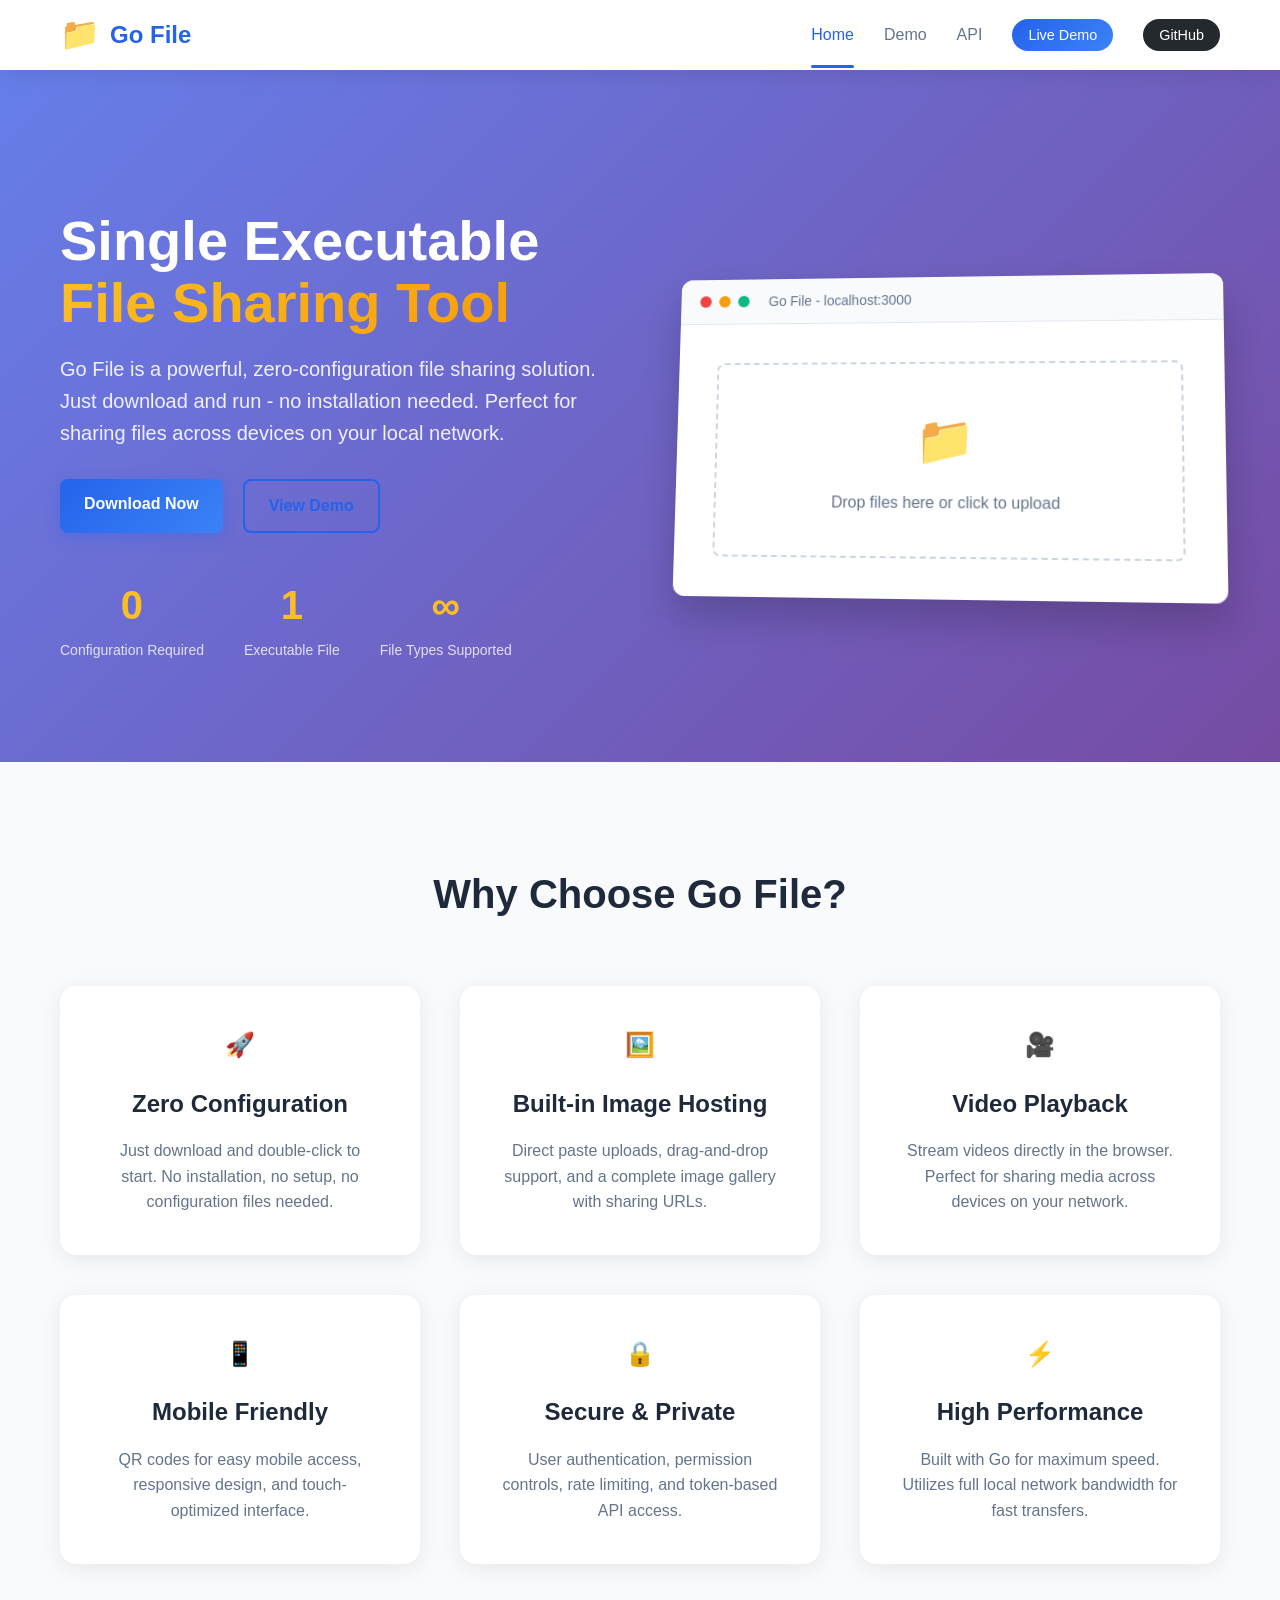
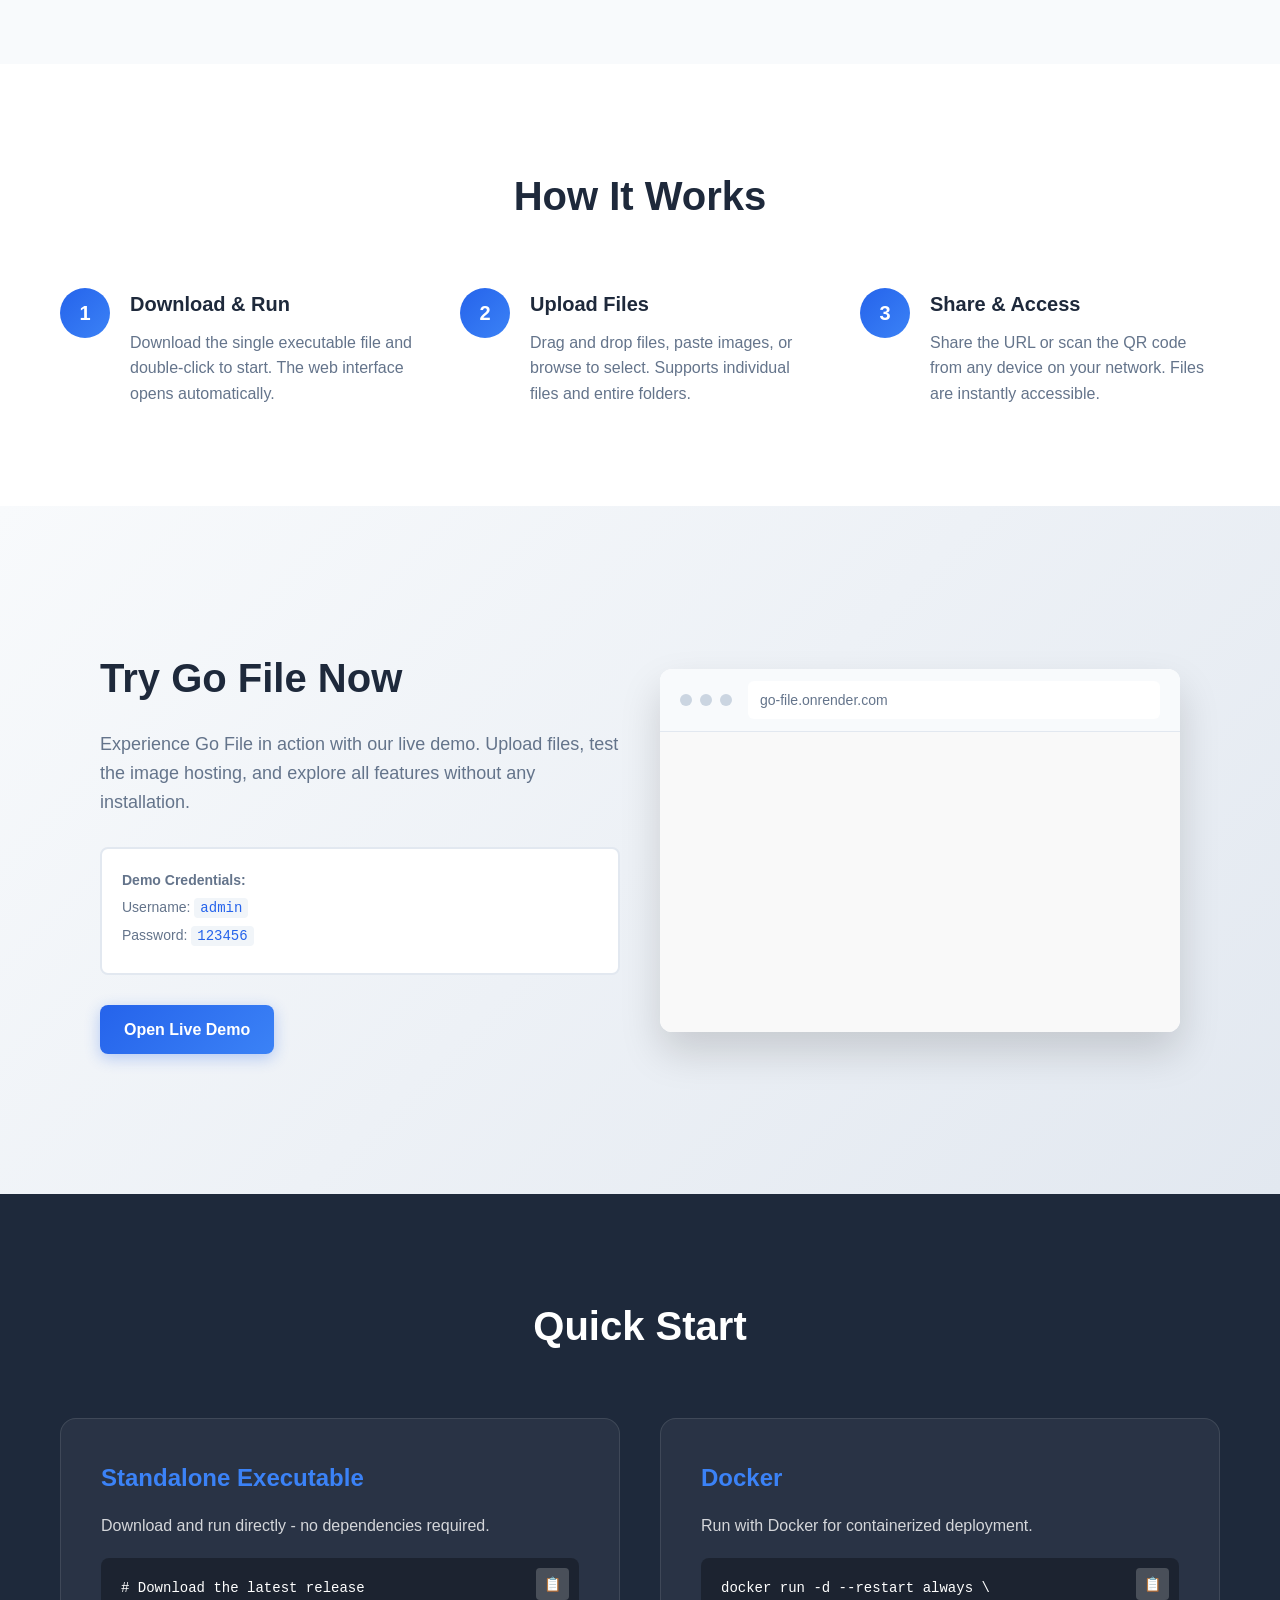
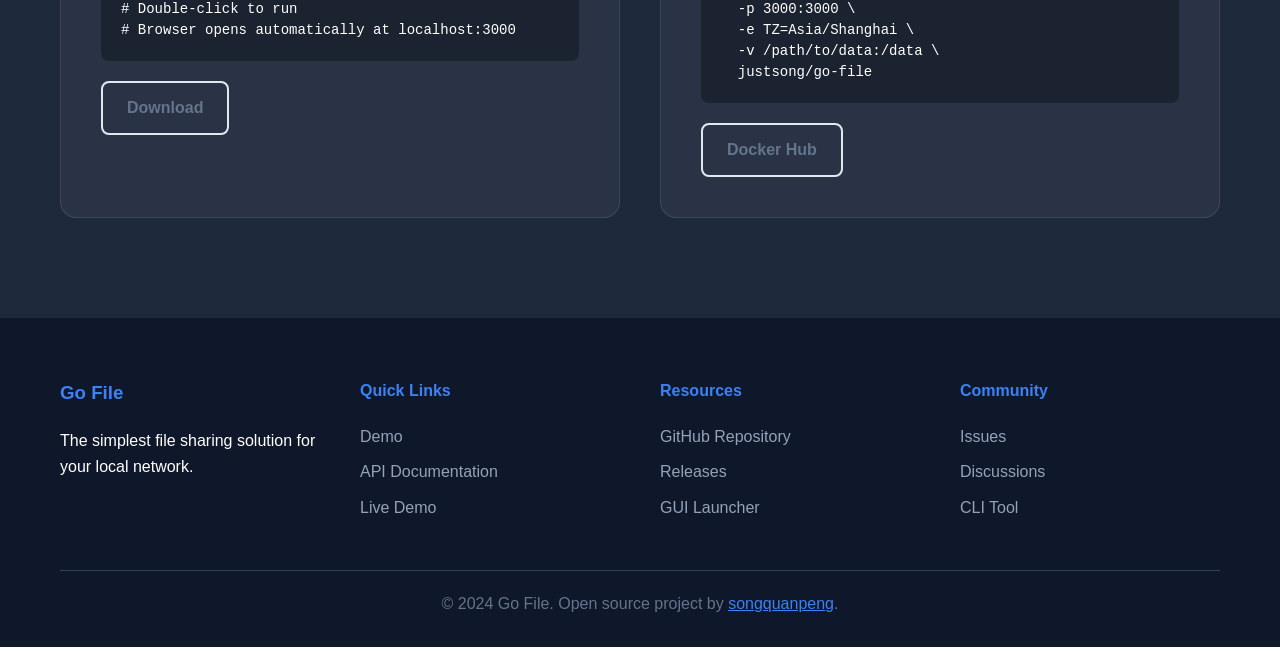
<file: docs/index.html>
<!DOCTYPE html>
<html lang="en">
<head>
    <meta charset="UTF-8">
    <meta name="viewport" content="width=device-width, initial-scale=1.0">
    <title>Go File - Single Executable File Sharing Tool</title>
    <meta name="description" content="Go File is a powerful, single executable file sharing tool with built-in image hosting and video playback capabilities. Perfect for LAN file sharing.">
    <link rel="stylesheet" href="style.css">
    <link rel="icon" type="image/svg+xml" href="data:image/svg+xml,<svg xmlns='http://www.w3.org/2000/svg' viewBox='0 0 100 100'><text y='.9em' font-size='90'>📁</text></svg>">
</head>
<body>
    <nav class="navbar">
        <div class="nav-container">
            <div class="nav-logo">
                <span class="logo-icon">📁</span>
                <span class="logo-text">Go File</span>
            </div>
            <ul class="nav-menu">
                <li><a href="index.html" class="nav-link active">Home</a></li>
                <li><a href="demo.html" class="nav-link">Demo</a></li>
                <li><a href="api.html" class="nav-link">API</a></li>
                <li><a href="https://go-file.onrender.com" class="nav-link live-demo" target="_blank">Live Demo</a></li>
                <li><a href="https://github.com/songquanpeng/go-file" class="nav-link github-link" target="_blank">GitHub</a></li>
            </ul>
            <div class="nav-toggle">
                <span class="bar"></span>
                <span class="bar"></span>
                <span class="bar"></span>
            </div>
        </div>
    </nav>

    <main>
        <!-- Hero Section -->
        <section class="hero">
            <div class="container">
                <div class="hero-content">
                    <h1 class="hero-title">
                        Single Executable<br>
                        <span class="highlight">File Sharing Tool</span>
                    </h1>
                    <p class="hero-description">
                        Go File is a powerful, zero-configuration file sharing solution. 
                        Just download and run - no installation needed. Perfect for sharing files 
                        across devices on your local network.
                    </p>
                    <div class="hero-buttons">
                        <a href="https://github.com/songquanpeng/go-file/releases/latest" class="btn btn-primary">
                            Download Now
                        </a>
                        <a href="demo.html" class="btn btn-secondary">
                            View Demo
                        </a>
                    </div>
                    <div class="hero-stats">
                        <div class="stat">
                            <span class="stat-number">0</span>
                            <span class="stat-label">Configuration Required</span>
                        </div>
                        <div class="stat">
                            <span class="stat-number">1</span>
                            <span class="stat-label">Executable File</span>
                        </div>
                        <div class="stat">
                            <span class="stat-number">∞</span>
                            <span class="stat-label">File Types Supported</span>
                        </div>
                    </div>
                </div>
                <div class="hero-image">
                    <div class="demo-window">
                        <div class="window-header">
                            <div class="window-controls">
                                <span class="control close"></span>
                                <span class="control minimize"></span>
                                <span class="control maximize"></span>
                            </div>
                            <div class="window-title">Go File - localhost:3000</div>
                        </div>
                        <div class="window-content">
                            <div class="upload-area">
                                <div class="upload-icon">📁</div>
                                <div class="upload-text">Drop files here or click to upload</div>
                            </div>
                        </div>
                    </div>
                </div>
            </div>
        </section>

        <!-- Features Section -->
        <section class="features">
            <div class="container">
                <h2 class="section-title">Why Choose Go File?</h2>
                <div class="features-grid">
                    <div class="feature-card">
                        <div class="feature-icon">🚀</div>
                        <h3 class="feature-title">Zero Configuration</h3>
                        <p class="feature-description">
                            Just download and double-click to start. No installation, no setup, no configuration files needed.
                        </p>
                    </div>
                    <div class="feature-card">
                        <div class="feature-icon">🖼️</div>
                        <h3 class="feature-title">Built-in Image Hosting</h3>
                        <p class="feature-description">
                            Direct paste uploads, drag-and-drop support, and a complete image gallery with sharing URLs.
                        </p>
                    </div>
                    <div class="feature-card">
                        <div class="feature-icon">🎥</div>
                        <h3 class="feature-title">Video Playback</h3>
                        <p class="feature-description">
                            Stream videos directly in the browser. Perfect for sharing media across devices on your network.
                        </p>
                    </div>
                    <div class="feature-card">
                        <div class="feature-icon">📱</div>
                        <h3 class="feature-title">Mobile Friendly</h3>
                        <p class="feature-description">
                            QR codes for easy mobile access, responsive design, and touch-optimized interface.
                        </p>
                    </div>
                    <div class="feature-card">
                        <div class="feature-icon">🔒</div>
                        <h3 class="feature-title">Secure & Private</h3>
                        <p class="feature-description">
                            User authentication, permission controls, rate limiting, and token-based API access.
                        </p>
                    </div>
                    <div class="feature-card">
                        <div class="feature-icon">⚡</div>
                        <h3 class="feature-title">High Performance</h3>
                        <p class="feature-description">
                            Built with Go for maximum speed. Utilizes full local network bandwidth for fast transfers.
                        </p>
                    </div>
                </div>
            </div>
        </section>

        <!-- How It Works Section -->
        <section class="how-it-works">
            <div class="container">
                <h2 class="section-title">How It Works</h2>
                <div class="steps-container">
                    <div class="step">
                        <div class="step-number">1</div>
                        <div class="step-content">
                            <h3 class="step-title">Download & Run</h3>
                            <p class="step-description">Download the single executable file and double-click to start. The web interface opens automatically.</p>
                        </div>
                    </div>
                    <div class="step">
                        <div class="step-number">2</div>
                        <div class="step-content">
                            <h3 class="step-title">Upload Files</h3>
                            <p class="step-description">Drag and drop files, paste images, or browse to select. Supports individual files and entire folders.</p>
                        </div>
                    </div>
                    <div class="step">
                        <div class="step-number">3</div>
                        <div class="step-content">
                            <h3 class="step-title">Share & Access</h3>
                            <p class="step-description">Share the URL or scan the QR code from any device on your network. Files are instantly accessible.</p>
                        </div>
                    </div>
                </div>
            </div>
        </section>

        <!-- Live Demo Section -->
        <section class="live-demo-section">
            <div class="container">
                <div class="demo-content">
                    <div class="demo-text">
                        <h2>Try Go File Now</h2>
                        <p>Experience Go File in action with our live demo. Upload files, test the image hosting, and explore all features without any installation.</p>
                        <div class="demo-credentials">
                            <p><strong>Demo Credentials:</strong></p>
                            <p>Username: <code>admin</code></p>
                            <p>Password: <code>123456</code></p>
                        </div>
                        <a href="https://go-file.onrender.com" class="btn btn-primary" target="_blank">
                            Open Live Demo
                        </a>
                    </div>
                    <div class="demo-preview">
                        <div class="browser-frame">
                            <div class="browser-header">
                                <div class="browser-controls">
                                    <span class="control"></span>
                                    <span class="control"></span>
                                    <span class="control"></span>
                                </div>
                                <div class="browser-url">go-file.onrender.com</div>
                            </div>
                            <div class="browser-content">
                                <iframe src="https://go-file.onrender.com" frameborder="0" loading="lazy"></iframe>
                            </div>
                        </div>
                    </div>
                </div>
            </div>
        </section>

        <!-- Installation Section -->
        <section class="installation">
            <div class="container">
                <h2 class="section-title">Quick Start</h2>
                <div class="install-options">
                    <div class="install-option">
                        <h3>Standalone Executable</h3>
                        <p>Download and run directly - no dependencies required.</p>
                        <div class="code-block">
                            <code>
                                # Download the latest release<br>
                                # Double-click to run<br>
                                # Browser opens automatically at localhost:3000
                            </code>
                        </div>
                        <a href="https://github.com/songquanpeng/go-file/releases/latest" class="btn btn-outline">Download</a>
                    </div>
                    <div class="install-option">
                        <h3>Docker</h3>
                        <p>Run with Docker for containerized deployment.</p>
                        <div class="code-block">
                            <code>
                                docker run -d --restart always \<br>
                                &nbsp;&nbsp;-p 3000:3000 \<br>
                                &nbsp;&nbsp;-e TZ=Asia/Shanghai \<br>
                                &nbsp;&nbsp;-v /path/to/data:/data \<br>
                                &nbsp;&nbsp;justsong/go-file
                            </code>
                        </div>
                        <a href="https://hub.docker.com/r/justsong/go-file" class="btn btn-outline">Docker Hub</a>
                    </div>
                </div>
            </div>
        </section>
    </main>

    <footer class="footer">
        <div class="container">
            <div class="footer-content">
                <div class="footer-section">
                    <h3>Go File</h3>
                    <p>The simplest file sharing solution for your local network.</p>
                </div>
                <div class="footer-section">
                    <h4>Quick Links</h4>
                    <ul>
                        <li><a href="demo.html">Demo</a></li>
                        <li><a href="api.html">API Documentation</a></li>
                        <li><a href="https://go-file.onrender.com" target="_blank">Live Demo</a></li>
                    </ul>
                </div>
                <div class="footer-section">
                    <h4>Resources</h4>
                    <ul>
                        <li><a href="https://github.com/songquanpeng/go-file" target="_blank">GitHub Repository</a></li>
                        <li><a href="https://github.com/songquanpeng/go-file/releases" target="_blank">Releases</a></li>
                        <li><a href="https://github.com/songquanpeng/gofile-launcher" target="_blank">GUI Launcher</a></li>
                    </ul>
                </div>
                <div class="footer-section">
                    <h4>Community</h4>
                    <ul>
                        <li><a href="https://github.com/songquanpeng/go-file/issues" target="_blank">Issues</a></li>
                        <li><a href="https://github.com/songquanpeng/go-file/discussions" target="_blank">Discussions</a></li>
                        <li><a href="https://github.com/songquanpeng/gofile-cli" target="_blank">CLI Tool</a></li>
                    </ul>
                </div>
            </div>
            <div class="footer-bottom">
                <p>&copy; 2024 Go File. Open source project by <a href="https://github.com/songquanpeng" target="_blank">songquanpeng</a>.</p>
            </div>
        </div>
    </footer>

    <script src="script.js"></script>
</body>
</html>
</file>
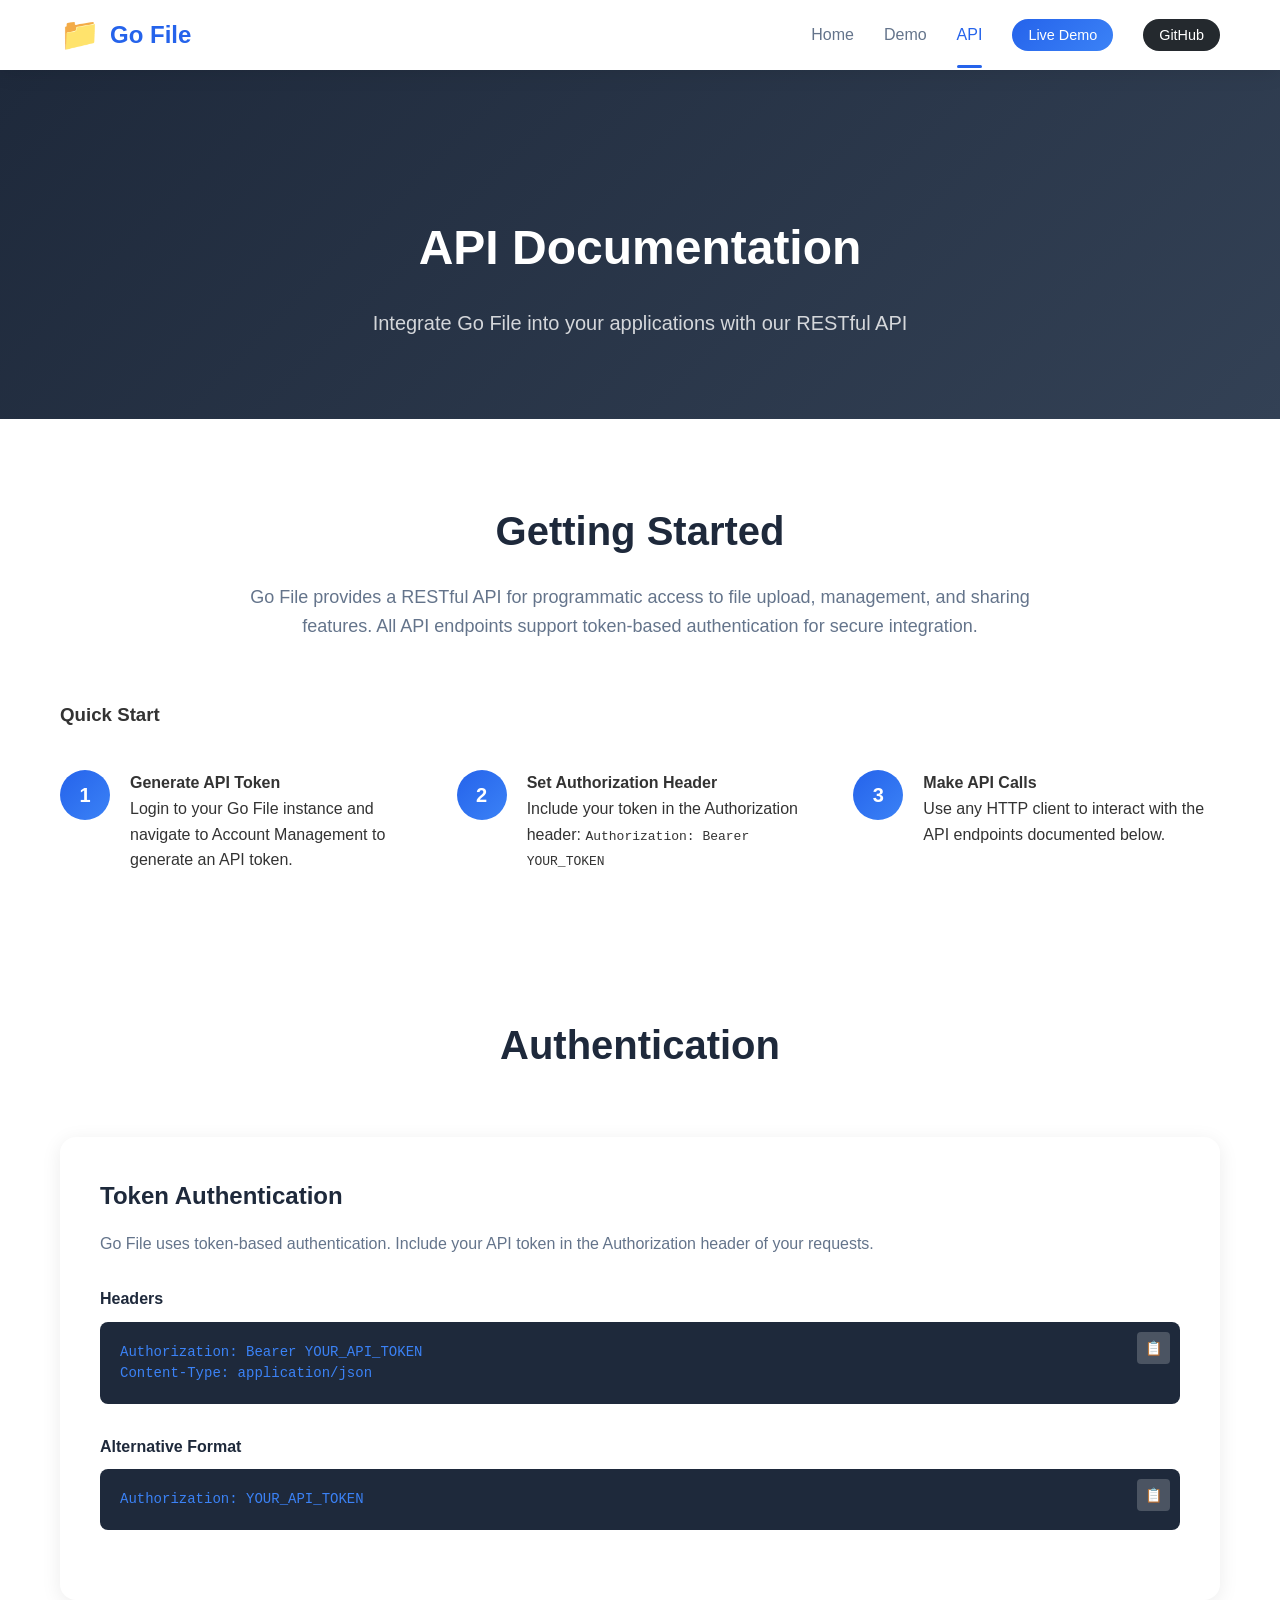
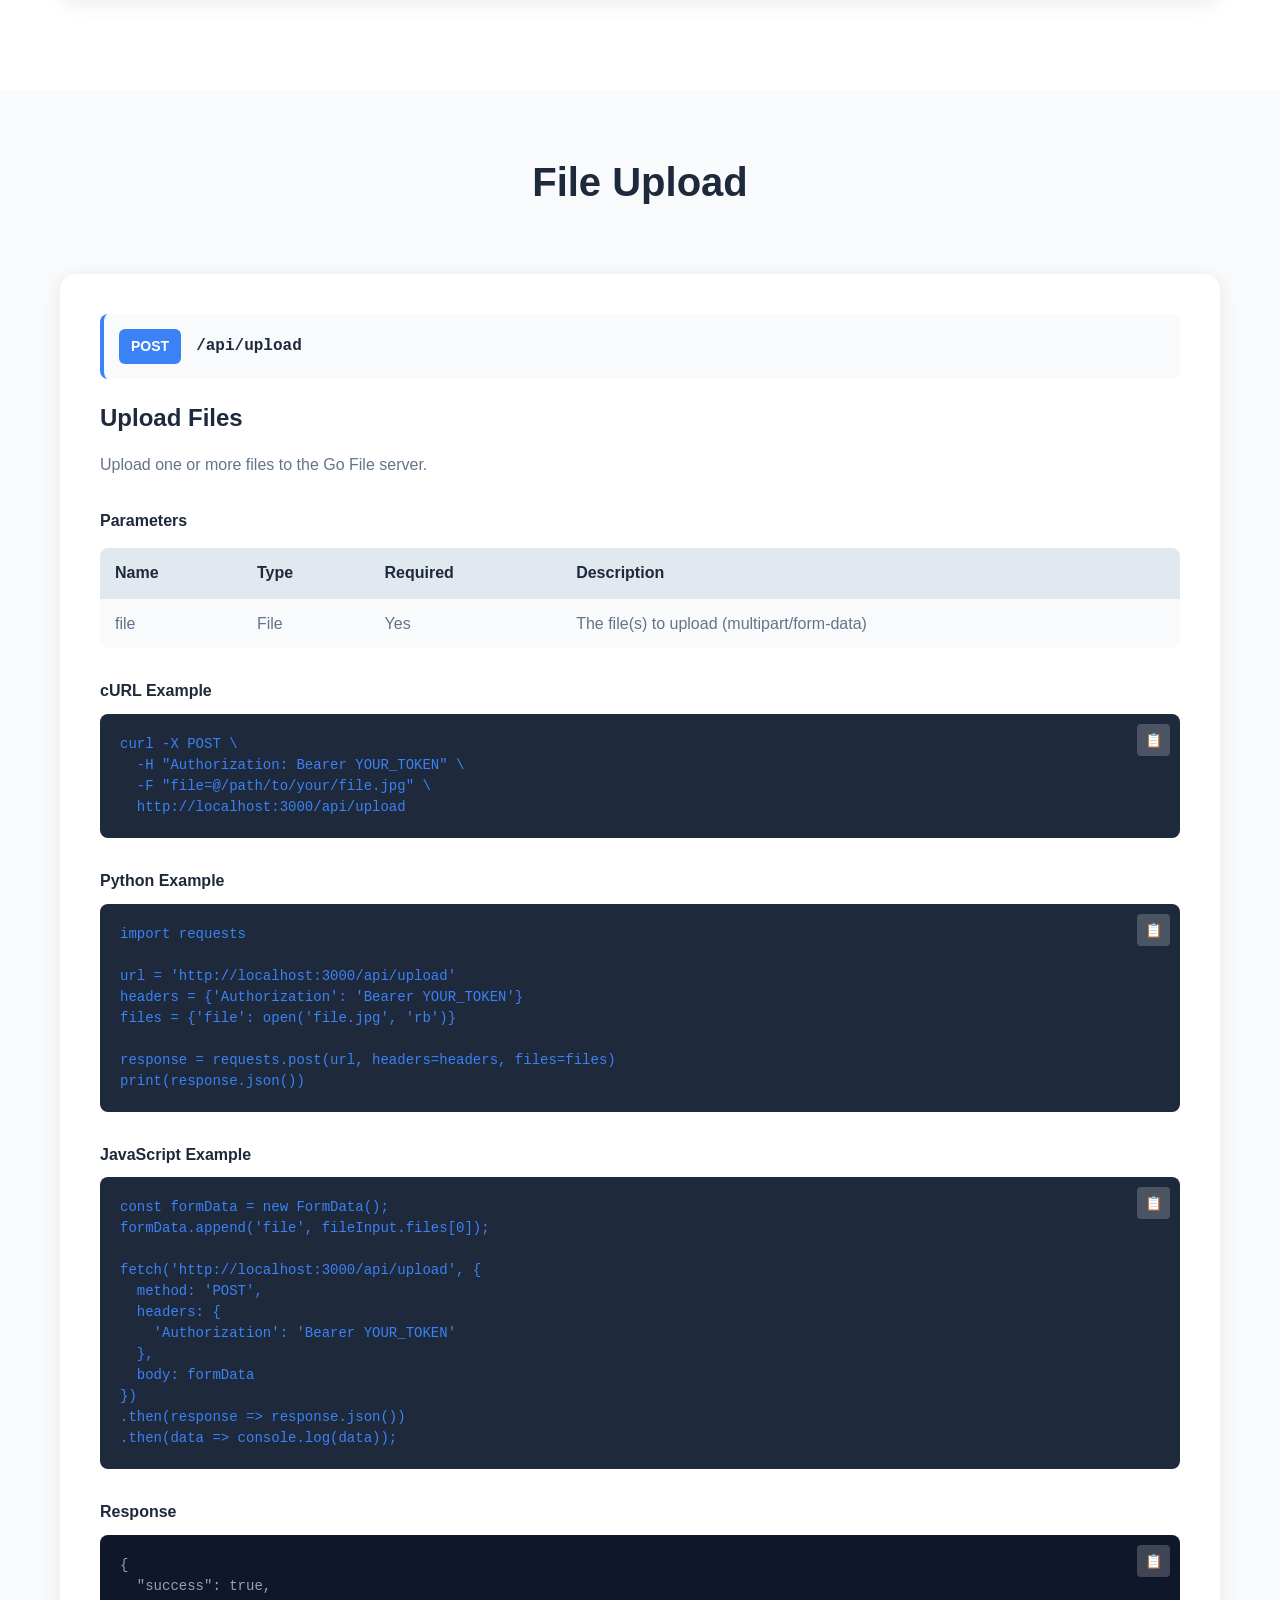
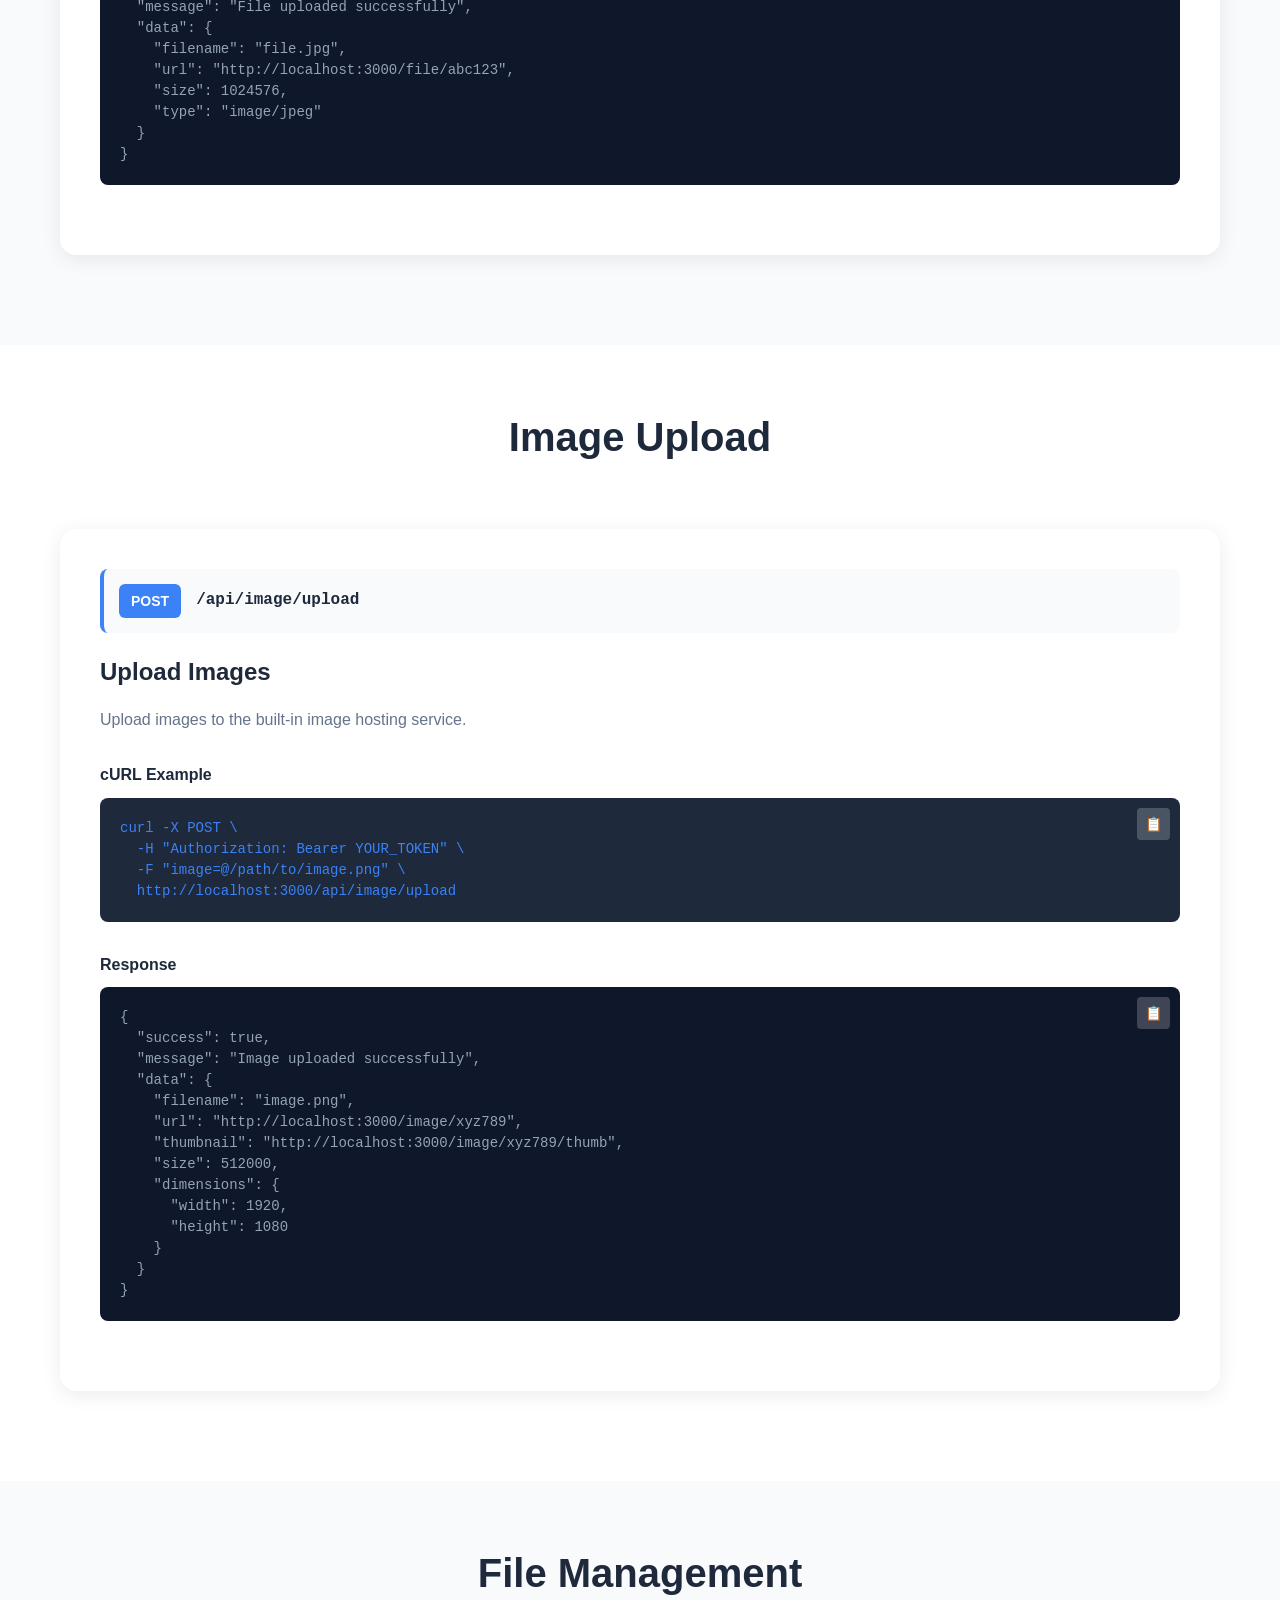
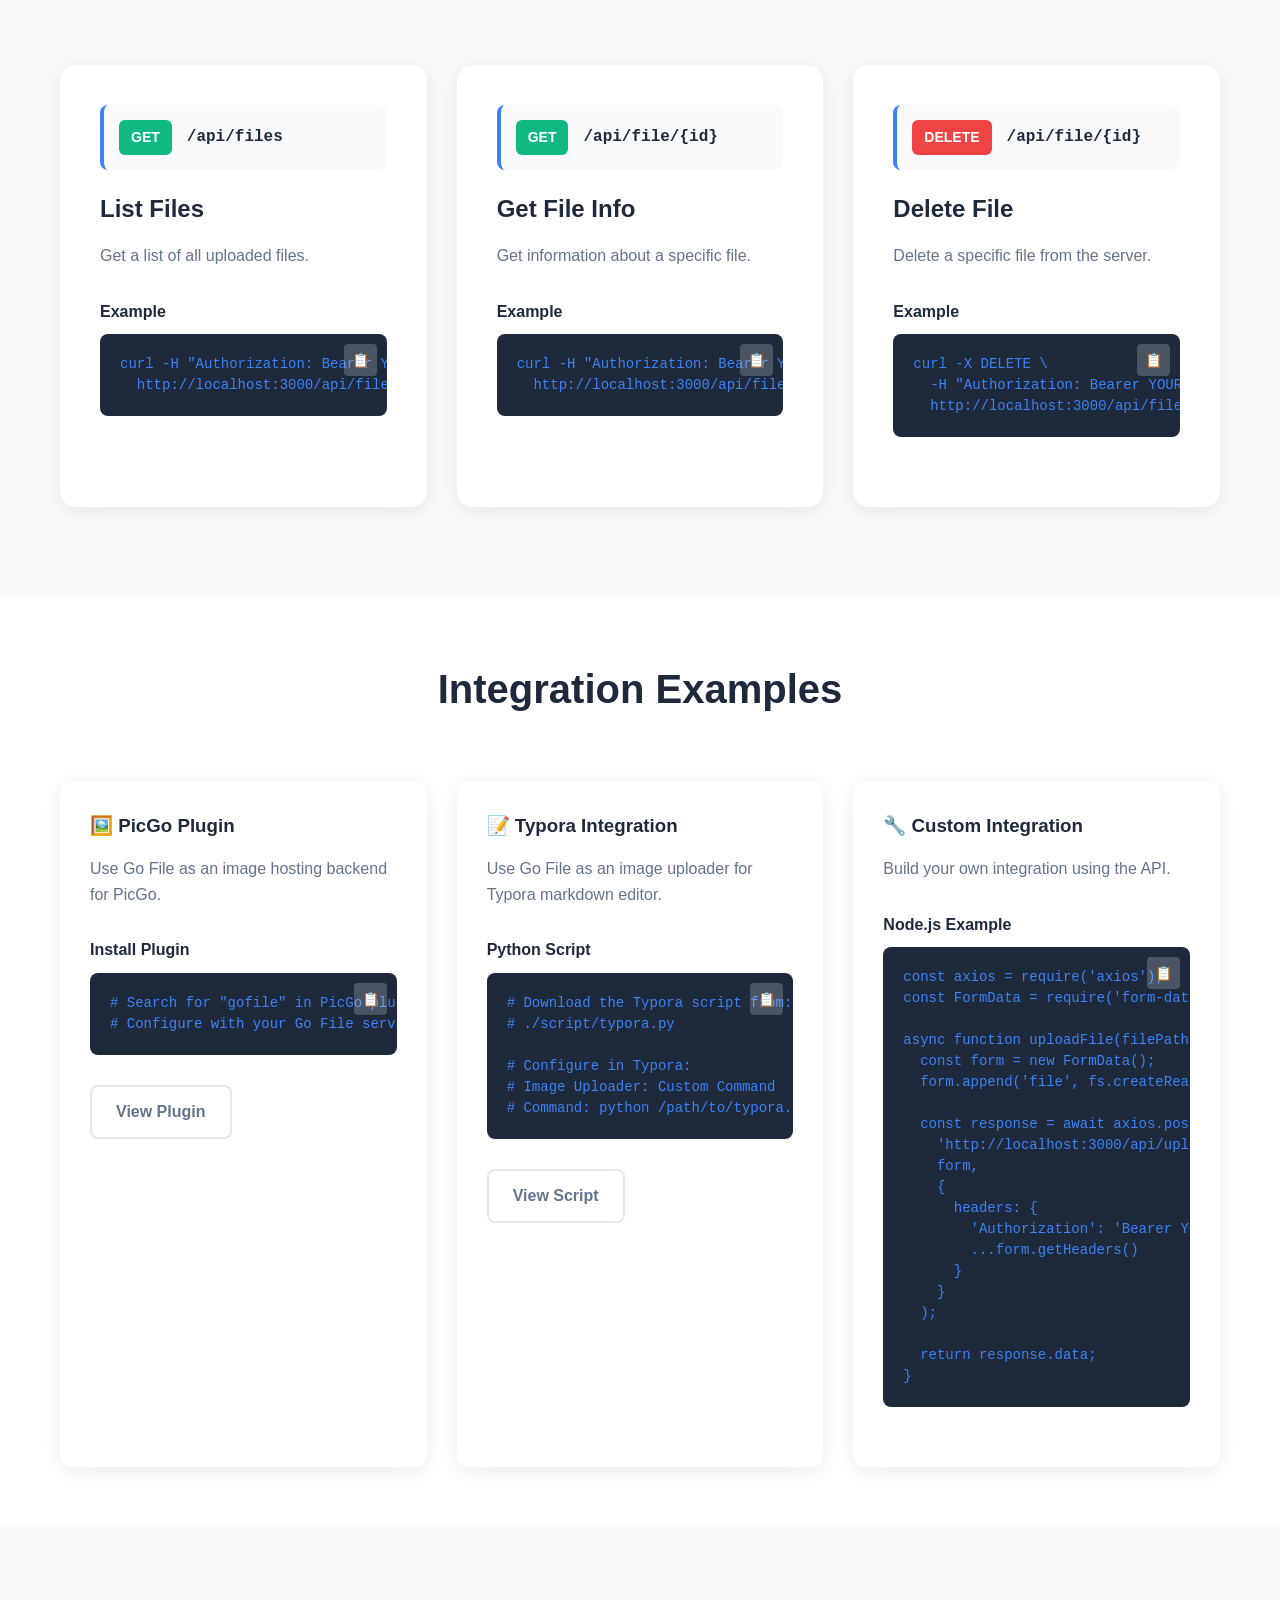
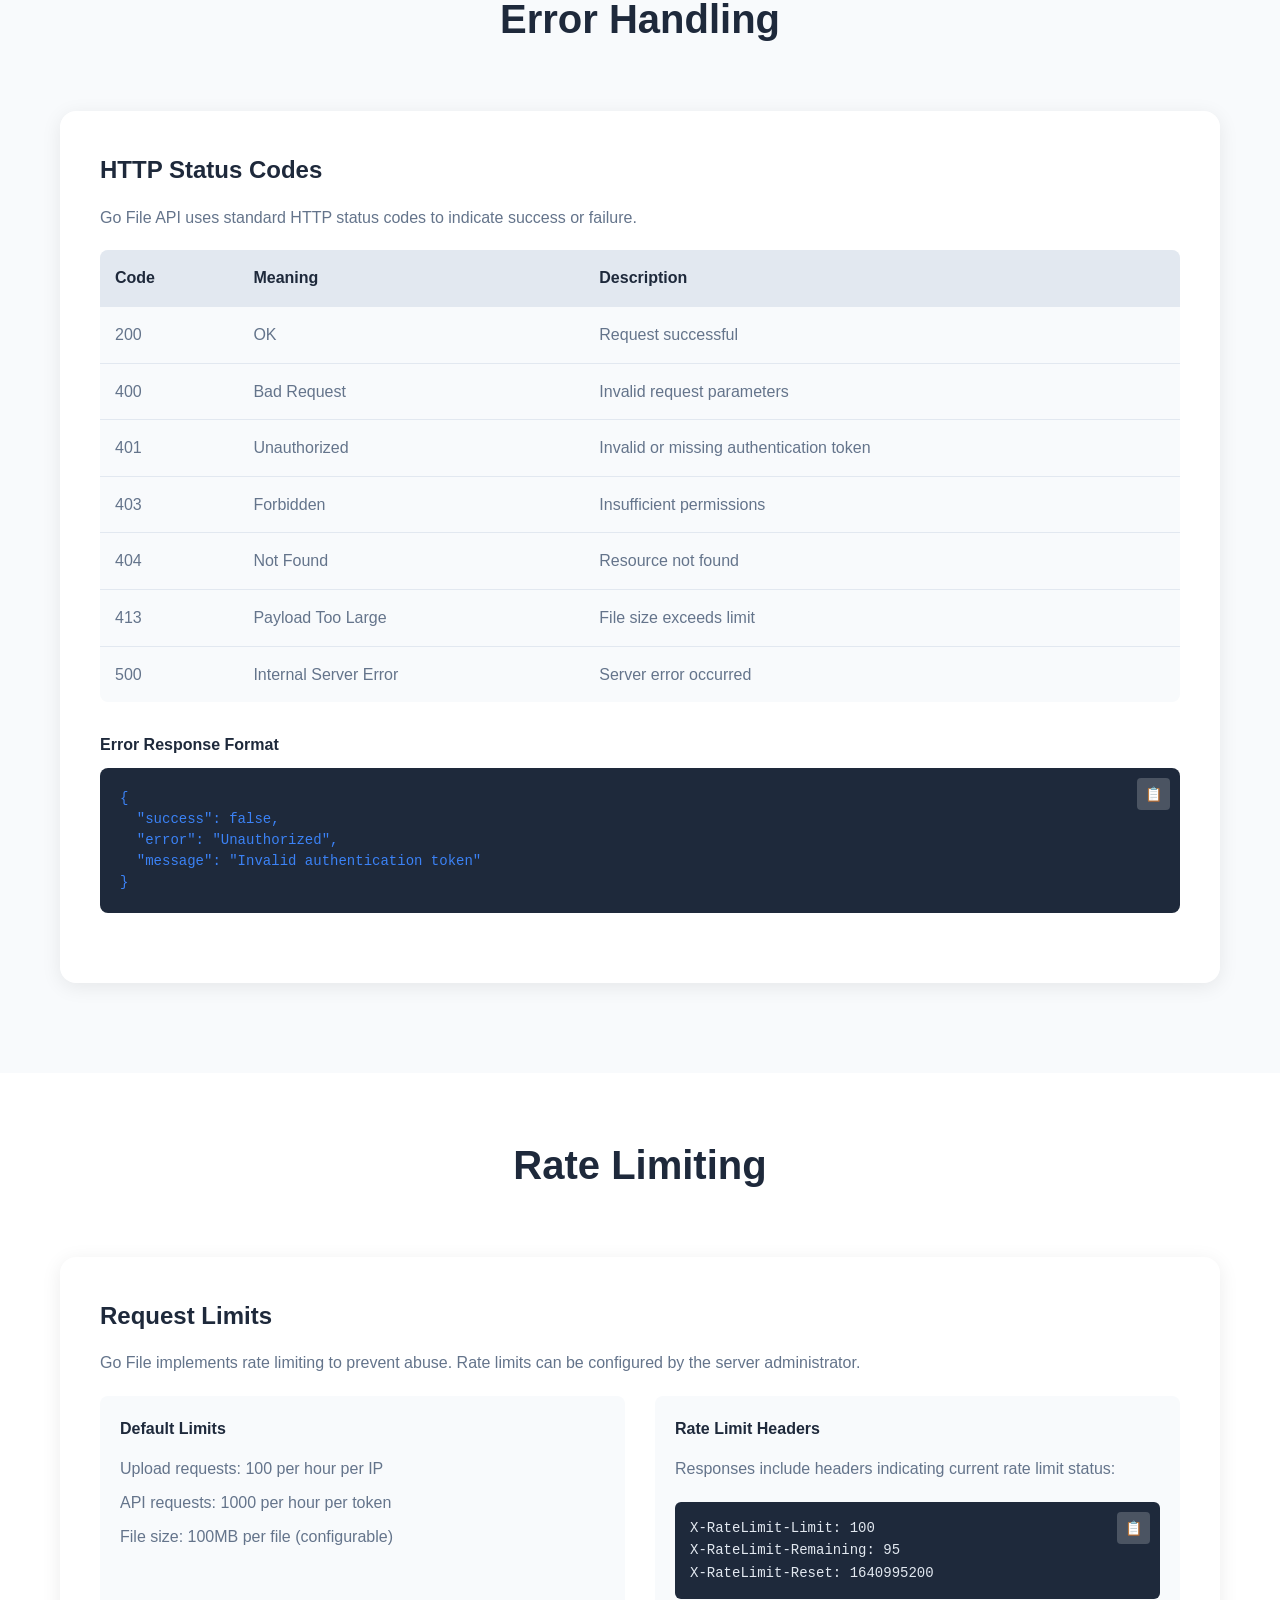
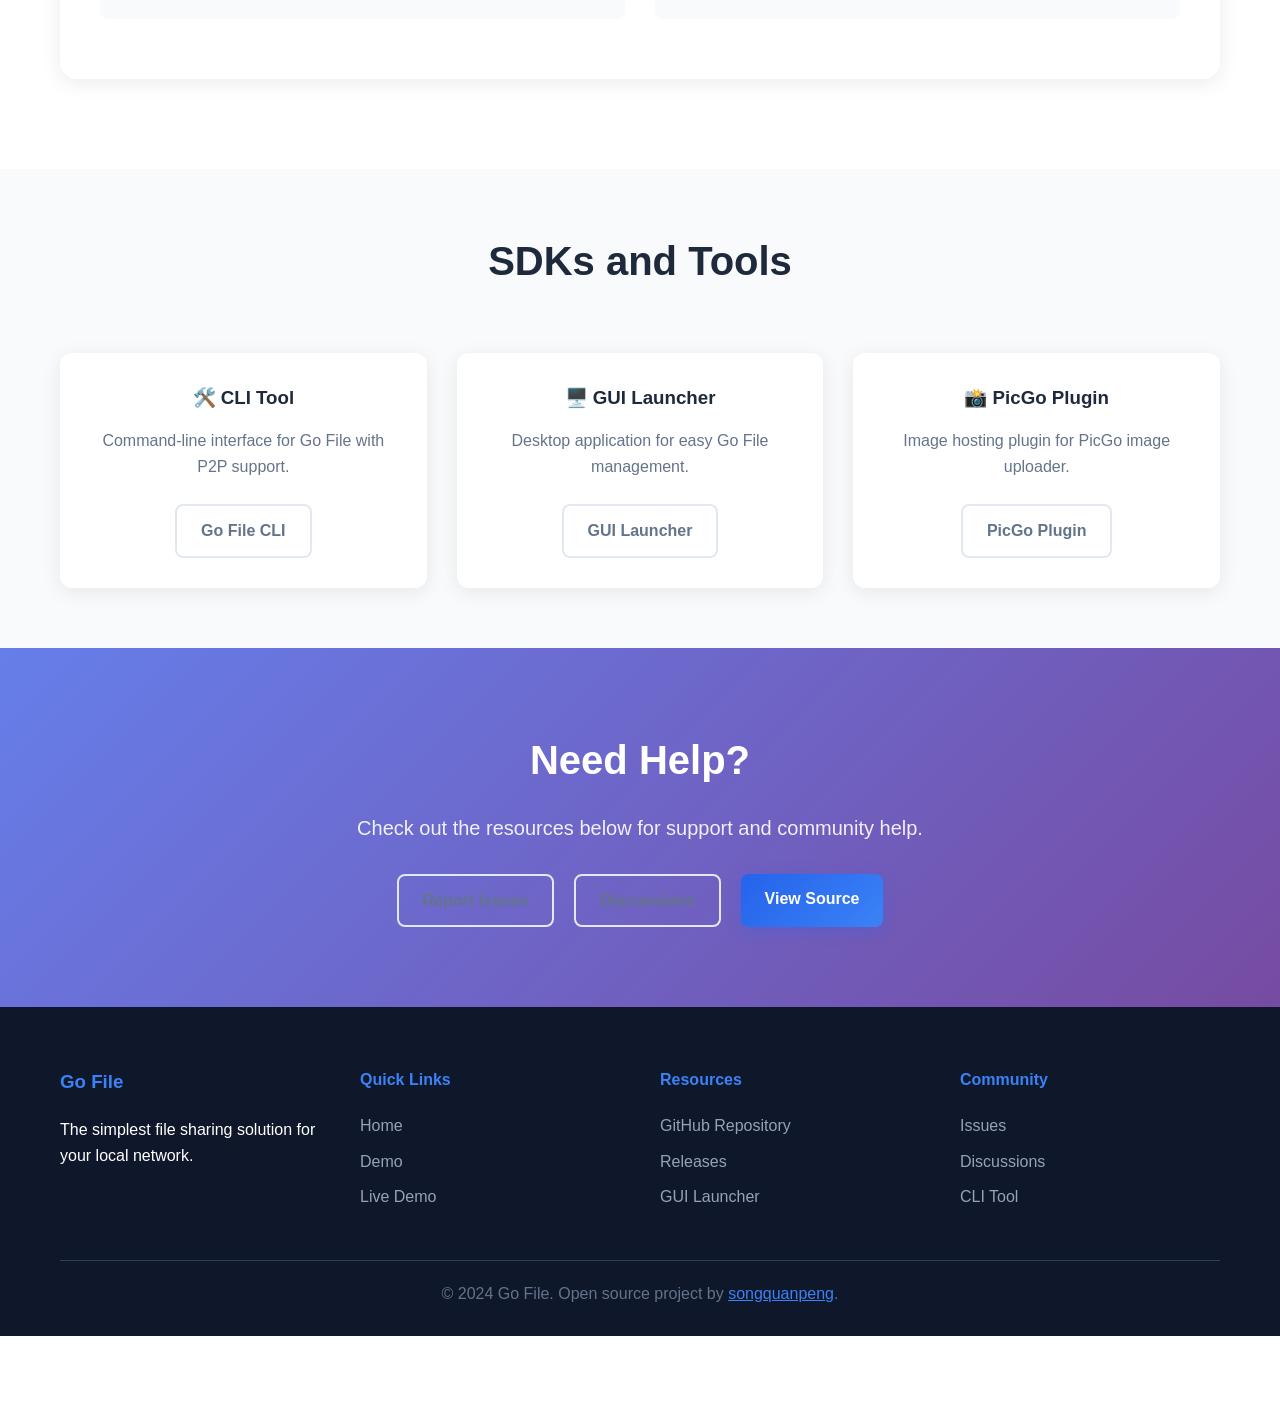
<file: docs/api.html>
<!DOCTYPE html>
<html lang="en">
<head>
    <meta charset="UTF-8">
    <meta name="viewport" content="width=device-width, initial-scale=1.0">
    <title>API Documentation - Go File</title>
    <meta name="description" content="Complete API documentation for Go File, including authentication, file upload, and integration examples.">
    <link rel="stylesheet" href="style.css">
    <link rel="icon" type="image/svg+xml" href="data:image/svg+xml,<svg xmlns='http://www.w3.org/2000/svg' viewBox='0 0 100 100'><text y='.9em' font-size='90'>📁</text></svg>">
</head>
<body>
    <nav class="navbar">
        <div class="nav-container">
            <div class="nav-logo">
                <span class="logo-icon">📁</span>
                <span class="logo-text">Go File</span>
            </div>
            <ul class="nav-menu">
                <li><a href="index.html" class="nav-link">Home</a></li>
                <li><a href="demo.html" class="nav-link">Demo</a></li>
                <li><a href="api.html" class="nav-link active">API</a></li>
                <li><a href="https://go-file.onrender.com" class="nav-link live-demo" target="_blank">Live Demo</a></li>
                <li><a href="https://github.com/songquanpeng/go-file" class="nav-link github-link" target="_blank">GitHub</a></li>
            </ul>
            <div class="nav-toggle">
                <span class="bar"></span>
                <span class="bar"></span>
                <span class="bar"></span>
            </div>
        </div>
    </nav>

    <main>
        <!-- API Hero Section -->
        <section class="api-hero">
            <div class="container">
                <h1 class="api-title">API Documentation</h1>
                <p class="api-subtitle">Integrate Go File into your applications with our RESTful API</p>
            </div>
        </section>

        <!-- API Overview -->
        <section class="api-overview">
            <div class="container">
                <div class="api-intro">
                    <h2>Getting Started</h2>
                    <p>Go File provides a RESTful API for programmatic access to file upload, management, and sharing features. All API endpoints support token-based authentication for secure integration.</p>
                </div>
                
                <div class="api-quickstart">
                    <h3>Quick Start</h3>
                    <div class="quickstart-steps">
                        <div class="step">
                            <span class="step-number">1</span>
                            <div class="step-content">
                                <h4>Generate API Token</h4>
                                <p>Login to your Go File instance and navigate to Account Management to generate an API token.</p>
                            </div>
                        </div>
                        <div class="step">
                            <span class="step-number">2</span>
                            <div class="step-content">
                                <h4>Set Authorization Header</h4>
                                <p>Include your token in the Authorization header: <code>Authorization: Bearer YOUR_TOKEN</code></p>
                            </div>
                        </div>
                        <div class="step">
                            <span class="step-number">3</span>
                            <div class="step-content">
                                <h4>Make API Calls</h4>
                                <p>Use any HTTP client to interact with the API endpoints documented below.</p>
                            </div>
                        </div>
                    </div>
                </div>
            </div>
        </section>

        <!-- Authentication -->
        <section class="api-section">
            <div class="container">
                <h2 class="section-title">Authentication</h2>
                
                <div class="api-card">
                    <h3>Token Authentication</h3>
                    <p>Go File uses token-based authentication. Include your API token in the Authorization header of your requests.</p>
                    
                    <div class="code-example">
                        <h4>Headers</h4>
                        <pre><code>Authorization: Bearer YOUR_API_TOKEN
Content-Type: application/json</code></pre>
                    </div>
                    
                    <div class="code-example">
                        <h4>Alternative Format</h4>
                        <pre><code>Authorization: YOUR_API_TOKEN</code></pre>
                    </div>
                </div>
            </div>
        </section>

        <!-- File Upload API -->
        <section class="api-section">
            <div class="container">
                <h2 class="section-title">File Upload</h2>
                
                <div class="api-card">
                    <div class="api-endpoint">
                        <span class="method post">POST</span>
                        <span class="url">/api/upload</span>
                    </div>
                    
                    <h3>Upload Files</h3>
                    <p>Upload one or more files to the Go File server.</p>
                    
                    <div class="api-params">
                        <h4>Parameters</h4>
                        <table class="params-table">
                            <tr>
                                <th>Name</th>
                                <th>Type</th>
                                <th>Required</th>
                                <th>Description</th>
                            </tr>
                            <tr>
                                <td>file</td>
                                <td>File</td>
                                <td>Yes</td>
                                <td>The file(s) to upload (multipart/form-data)</td>
                            </tr>
                        </table>
                    </div>
                    
                    <div class="code-example">
                        <h4>cURL Example</h4>
                        <pre><code>curl -X POST \
  -H "Authorization: Bearer YOUR_TOKEN" \
  -F "file=@/path/to/your/file.jpg" \
  http://localhost:3000/api/upload</code></pre>
                    </div>
                    
                    <div class="code-example">
                        <h4>Python Example</h4>
                        <pre><code>import requests

url = 'http://localhost:3000/api/upload'
headers = {'Authorization': 'Bearer YOUR_TOKEN'}
files = {'file': open('file.jpg', 'rb')}

response = requests.post(url, headers=headers, files=files)
print(response.json())</code></pre>
                    </div>
                    
                    <div class="code-example">
                        <h4>JavaScript Example</h4>
                        <pre><code>const formData = new FormData();
formData.append('file', fileInput.files[0]);

fetch('http://localhost:3000/api/upload', {
  method: 'POST',
  headers: {
    'Authorization': 'Bearer YOUR_TOKEN'
  },
  body: formData
})
.then(response => response.json())
.then(data => console.log(data));</code></pre>
                    </div>
                    
                    <div class="api-response">
                        <h4>Response</h4>
                        <pre><code>{
  "success": true,
  "message": "File uploaded successfully",
  "data": {
    "filename": "file.jpg",
    "url": "http://localhost:3000/file/abc123",
    "size": 1024576,
    "type": "image/jpeg"
  }
}</code></pre>
                    </div>
                </div>
            </div>
        </section>

        <!-- Image Upload API -->
        <section class="api-section">
            <div class="container">
                <h2 class="section-title">Image Upload</h2>
                
                <div class="api-card">
                    <div class="api-endpoint">
                        <span class="method post">POST</span>
                        <span class="url">/api/image/upload</span>
                    </div>
                    
                    <h3>Upload Images</h3>
                    <p>Upload images to the built-in image hosting service.</p>
                    
                    <div class="code-example">
                        <h4>cURL Example</h4>
                        <pre><code>curl -X POST \
  -H "Authorization: Bearer YOUR_TOKEN" \
  -F "image=@/path/to/image.png" \
  http://localhost:3000/api/image/upload</code></pre>
                    </div>
                    
                    <div class="api-response">
                        <h4>Response</h4>
                        <pre><code>{
  "success": true,
  "message": "Image uploaded successfully",
  "data": {
    "filename": "image.png",
    "url": "http://localhost:3000/image/xyz789",
    "thumbnail": "http://localhost:3000/image/xyz789/thumb",
    "size": 512000,
    "dimensions": {
      "width": 1920,
      "height": 1080
    }
  }
}</code></pre>
                    </div>
                </div>
            </div>
        </section>

        <!-- File Management API -->
        <section class="api-section">
            <div class="container">
                <h2 class="section-title">File Management</h2>
                
                <div class="api-cards-grid">
                    <div class="api-card">
                        <div class="api-endpoint">
                            <span class="method get">GET</span>
                            <span class="url">/api/files</span>
                        </div>
                        
                        <h3>List Files</h3>
                        <p>Get a list of all uploaded files.</p>
                        
                        <div class="code-example">
                            <h4>Example</h4>
                            <pre><code>curl -H "Authorization: Bearer YOUR_TOKEN" \
  http://localhost:3000/api/files</code></pre>
                        </div>
                    </div>
                    
                    <div class="api-card">
                        <div class="api-endpoint">
                            <span class="method get">GET</span>
                            <span class="url">/api/file/{id}</span>
                        </div>
                        
                        <h3>Get File Info</h3>
                        <p>Get information about a specific file.</p>
                        
                        <div class="code-example">
                            <h4>Example</h4>
                            <pre><code>curl -H "Authorization: Bearer YOUR_TOKEN" \
  http://localhost:3000/api/file/abc123</code></pre>
                        </div>
                    </div>
                    
                    <div class="api-card">
                        <div class="api-endpoint">
                            <span class="method delete">DELETE</span>
                            <span class="url">/api/file/{id}</span>
                        </div>
                        
                        <h3>Delete File</h3>
                        <p>Delete a specific file from the server.</p>
                        
                        <div class="code-example">
                            <h4>Example</h4>
                            <pre><code>curl -X DELETE \
  -H "Authorization: Bearer YOUR_TOKEN" \
  http://localhost:3000/api/file/abc123</code></pre>
                        </div>
                    </div>
                </div>
            </div>
        </section>

        <!-- Integration Examples -->
        <section class="api-section">
            <div class="container">
                <h2 class="section-title">Integration Examples</h2>
                
                <div class="integration-grid">
                    <div class="integration-card">
                        <h3>🖼️ PicGo Plugin</h3>
                        <p>Use Go File as an image hosting backend for PicGo.</p>
                        <div class="code-example">
                            <h4>Install Plugin</h4>
                            <pre><code># Search for "gofile" in PicGo plugins
# Configure with your Go File server URL and token</code></pre>
                        </div>
                        <a href="https://github.com/songquanpeng/picgo-plugin-gofile" class="btn btn-outline" target="_blank">
                            View Plugin
                        </a>
                    </div>
                    
                    <div class="integration-card">
                        <h3>📝 Typora Integration</h3>
                        <p>Use Go File as an image uploader for Typora markdown editor.</p>
                        <div class="code-example">
                            <h4>Python Script</h4>
                            <pre><code># Download the Typora script from:
# ./script/typora.py

# Configure in Typora:
# Image Uploader: Custom Command
# Command: python /path/to/typora.py</code></pre>
                        </div>
                        <a href="https://github.com/songquanpeng/go-file/blob/main/script/typora.py" class="btn btn-outline" target="_blank">
                            View Script
                        </a>
                    </div>
                    
                    <div class="integration-card">
                        <h3>🔧 Custom Integration</h3>
                        <p>Build your own integration using the API.</p>
                        <div class="code-example">
                            <h4>Node.js Example</h4>
                            <pre><code>const axios = require('axios');
const FormData = require('form-data');

async function uploadFile(filePath) {
  const form = new FormData();
  form.append('file', fs.createReadStream(filePath));
  
  const response = await axios.post(
    'http://localhost:3000/api/upload',
    form,
    {
      headers: {
        'Authorization': 'Bearer YOUR_TOKEN',
        ...form.getHeaders()
      }
    }
  );
  
  return response.data;
}</code></pre>
                        </div>
                    </div>
                </div>
            </div>
        </section>

        <!-- Error Handling -->
        <section class="api-section">
            <div class="container">
                <h2 class="section-title">Error Handling</h2>
                
                <div class="api-card">
                    <h3>HTTP Status Codes</h3>
                    <p>Go File API uses standard HTTP status codes to indicate success or failure.</p>
                    
                    <table class="status-table">
                        <tr>
                            <th>Code</th>
                            <th>Meaning</th>
                            <th>Description</th>
                        </tr>
                        <tr>
                            <td>200</td>
                            <td>OK</td>
                            <td>Request successful</td>
                        </tr>
                        <tr>
                            <td>400</td>
                            <td>Bad Request</td>
                            <td>Invalid request parameters</td>
                        </tr>
                        <tr>
                            <td>401</td>
                            <td>Unauthorized</td>
                            <td>Invalid or missing authentication token</td>
                        </tr>
                        <tr>
                            <td>403</td>
                            <td>Forbidden</td>
                            <td>Insufficient permissions</td>
                        </tr>
                        <tr>
                            <td>404</td>
                            <td>Not Found</td>
                            <td>Resource not found</td>
                        </tr>
                        <tr>
                            <td>413</td>
                            <td>Payload Too Large</td>
                            <td>File size exceeds limit</td>
                        </tr>
                        <tr>
                            <td>500</td>
                            <td>Internal Server Error</td>
                            <td>Server error occurred</td>
                        </tr>
                    </table>
                    
                    <div class="code-example">
                        <h4>Error Response Format</h4>
                        <pre><code>{
  "success": false,
  "error": "Unauthorized",
  "message": "Invalid authentication token"
}</code></pre>
                    </div>
                </div>
            </div>
        </section>

        <!-- Rate Limiting -->
        <section class="api-section">
            <div class="container">
                <h2 class="section-title">Rate Limiting</h2>
                
                <div class="api-card">
                    <h3>Request Limits</h3>
                    <p>Go File implements rate limiting to prevent abuse. Rate limits can be configured by the server administrator.</p>
                    
                    <div class="rate-limit-info">
                        <div class="limit-item">
                            <h4>Default Limits</h4>
                            <ul>
                                <li>Upload requests: 100 per hour per IP</li>
                                <li>API requests: 1000 per hour per token</li>
                                <li>File size: 100MB per file (configurable)</li>
                            </ul>
                        </div>
                        
                        <div class="limit-item">
                            <h4>Rate Limit Headers</h4>
                            <p>Responses include headers indicating current rate limit status:</p>
                            <pre><code>X-RateLimit-Limit: 100
X-RateLimit-Remaining: 95
X-RateLimit-Reset: 1640995200</code></pre>
                        </div>
                    </div>
                </div>
            </div>
        </section>

        <!-- SDKs and Tools -->
        <section class="api-section">
            <div class="container">
                <h2 class="section-title">SDKs and Tools</h2>
                
                <div class="tools-grid">
                    <div class="tool-card">
                        <h3>🛠️ CLI Tool</h3>
                        <p>Command-line interface for Go File with P2P support.</p>
                        <a href="https://github.com/songquanpeng/gofile-cli" class="btn btn-outline" target="_blank">
                            Go File CLI
                        </a>
                    </div>
                    
                    <div class="tool-card">
                        <h3>🖥️ GUI Launcher</h3>
                        <p>Desktop application for easy Go File management.</p>
                        <a href="https://github.com/songquanpeng/gofile-launcher" class="btn btn-outline" target="_blank">
                            GUI Launcher
                        </a>
                    </div>
                    
                    <div class="tool-card">
                        <h3>📸 PicGo Plugin</h3>
                        <p>Image hosting plugin for PicGo image uploader.</p>
                        <a href="https://github.com/songquanpeng/picgo-plugin-gofile" class="btn btn-outline" target="_blank">
                            PicGo Plugin
                        </a>
                    </div>
                </div>
            </div>
        </section>

        <!-- Support -->
        <section class="api-support">
            <div class="container">
                <div class="support-content">
                    <h2>Need Help?</h2>
                    <p>Check out the resources below for support and community help.</p>
                    <div class="support-links">
                        <a href="https://github.com/songquanpeng/go-file/issues" class="btn btn-outline" target="_blank">
                            Report Issues
                        </a>
                        <a href="https://github.com/songquanpeng/go-file/discussions" class="btn btn-outline" target="_blank">
                            Discussions
                        </a>
                        <a href="https://github.com/songquanpeng/go-file" class="btn btn-primary" target="_blank">
                            View Source
                        </a>
                    </div>
                </div>
            </div>
        </section>
    </main>

    <footer class="footer">
        <div class="container">
            <div class="footer-content">
                <div class="footer-section">
                    <h3>Go File</h3>
                    <p>The simplest file sharing solution for your local network.</p>
                </div>
                <div class="footer-section">
                    <h4>Quick Links</h4>
                    <ul>
                        <li><a href="index.html">Home</a></li>
                        <li><a href="demo.html">Demo</a></li>
                        <li><a href="https://go-file.onrender.com" target="_blank">Live Demo</a></li>
                    </ul>
                </div>
                <div class="footer-section">
                    <h4>Resources</h4>
                    <ul>
                        <li><a href="https://github.com/songquanpeng/go-file" target="_blank">GitHub Repository</a></li>
                        <li><a href="https://github.com/songquanpeng/go-file/releases" target="_blank">Releases</a></li>
                        <li><a href="https://github.com/songquanpeng/gofile-launcher" target="_blank">GUI Launcher</a></li>
                    </ul>
                </div>
                <div class="footer-section">
                    <h4>Community</h4>
                    <ul>
                        <li><a href="https://github.com/songquanpeng/go-file/issues" target="_blank">Issues</a></li>
                        <li><a href="https://github.com/songquanpeng/go-file/discussions" target="_blank">Discussions</a></li>
                        <li><a href="https://github.com/songquanpeng/gofile-cli" target="_blank">CLI Tool</a></li>
                    </ul>
                </div>
            </div>
            <div class="footer-bottom">
                <p>&copy; 2024 Go File. Open source project by <a href="https://github.com/songquanpeng" target="_blank">songquanpeng</a>.</p>
            </div>
        </div>
    </footer>

    <script src="script.js"></script>
</body>
</html>
</file>
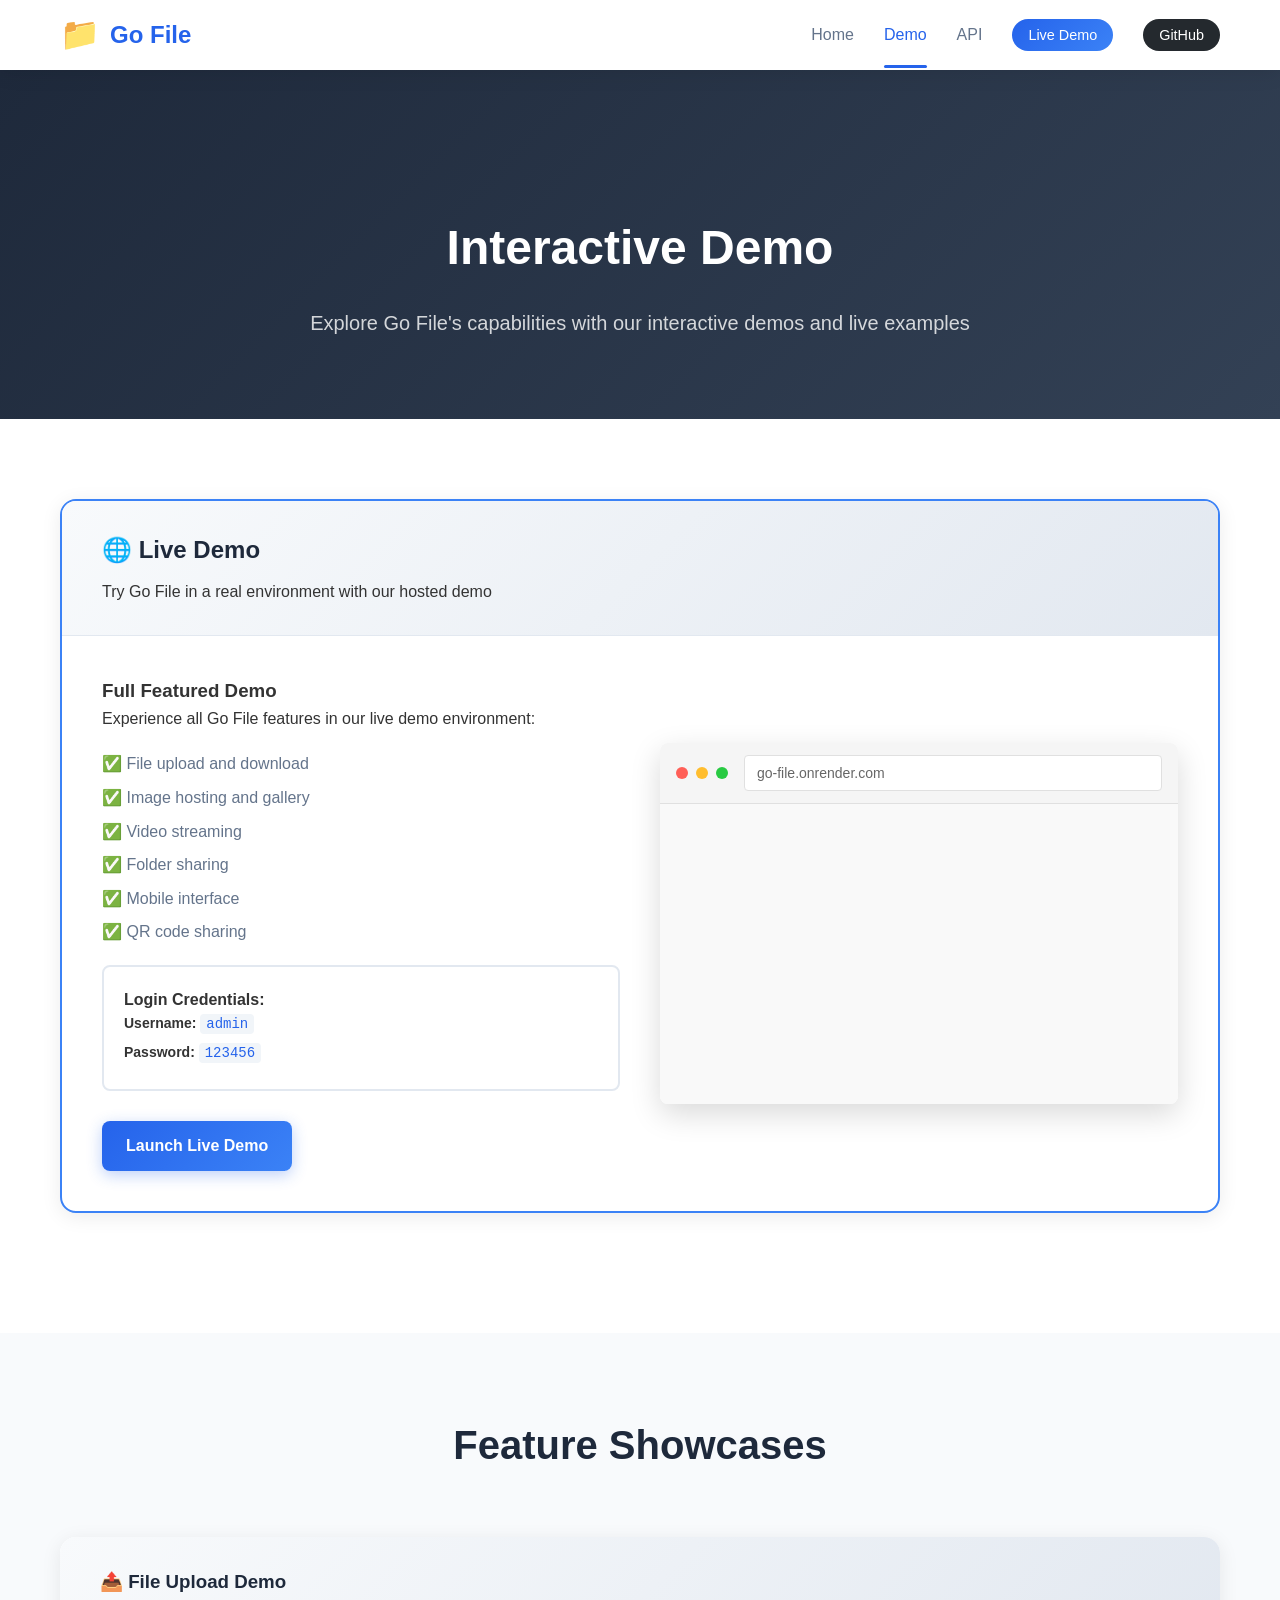
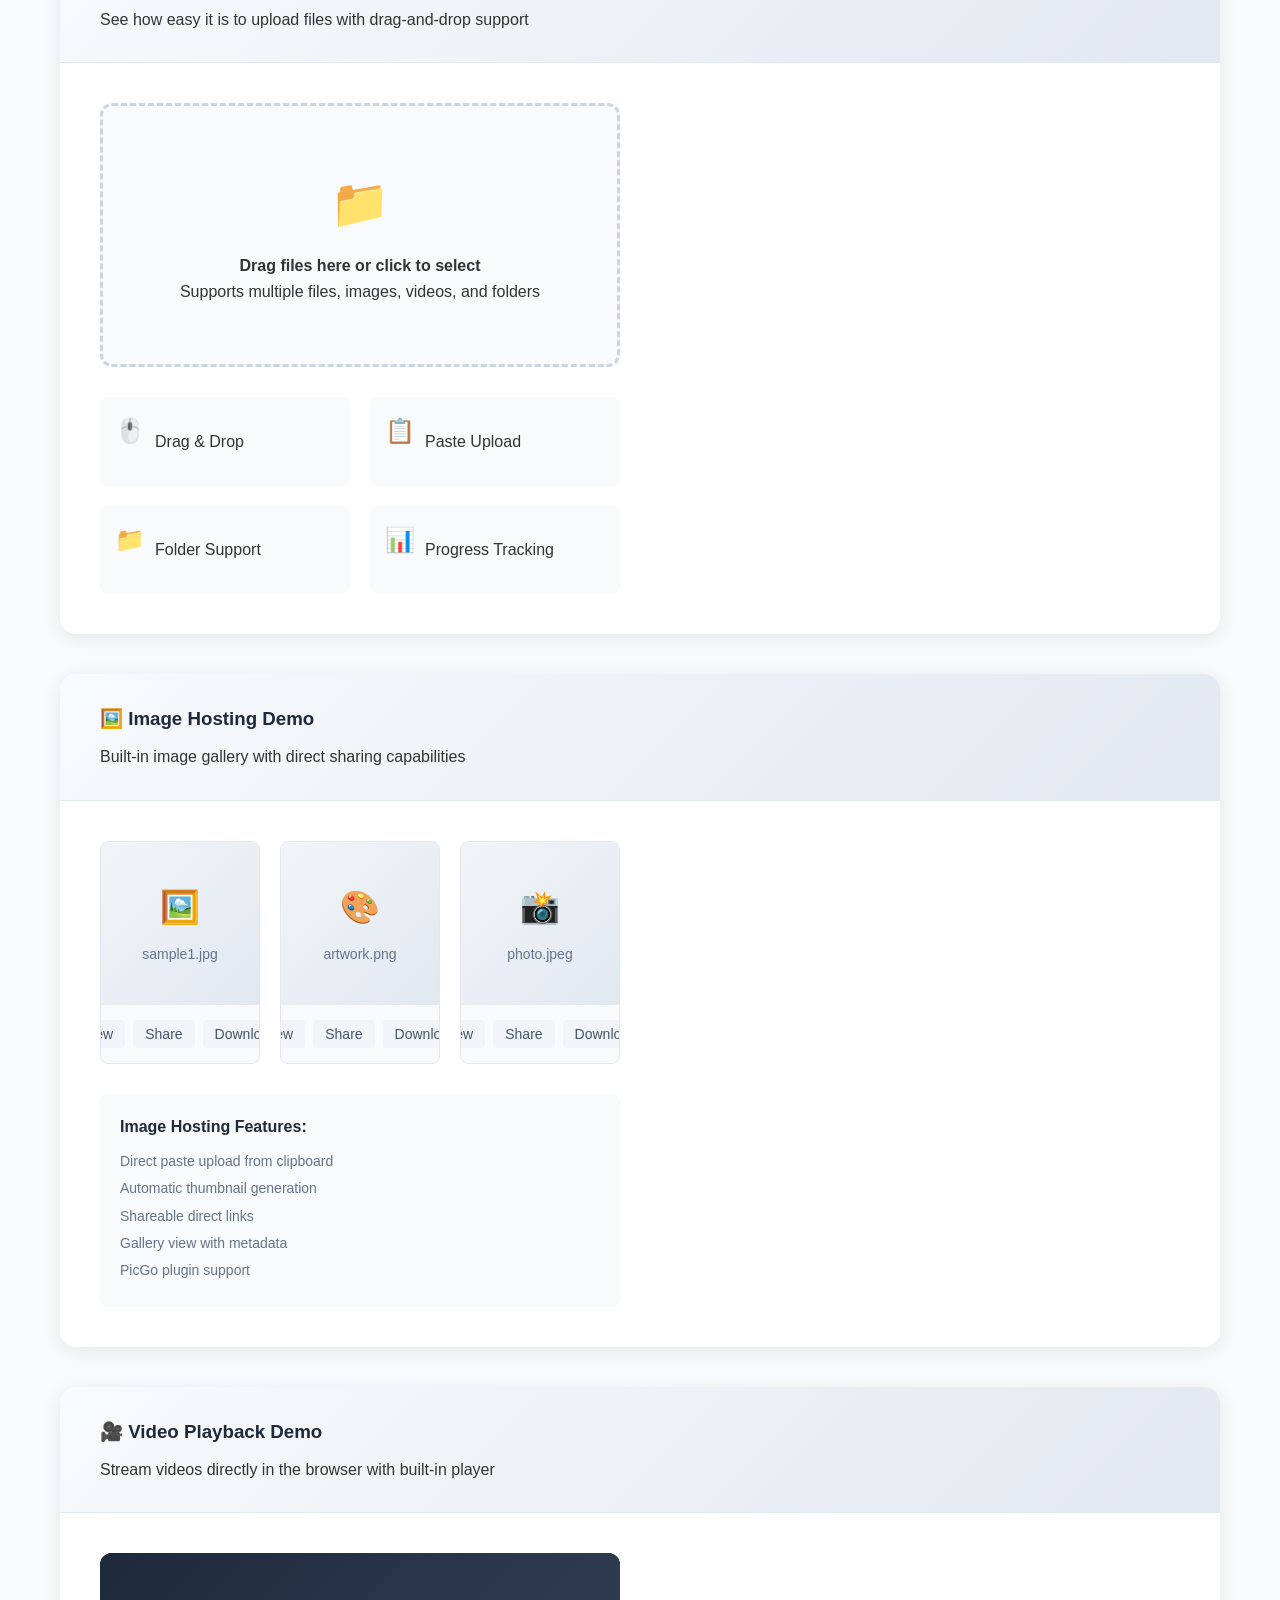
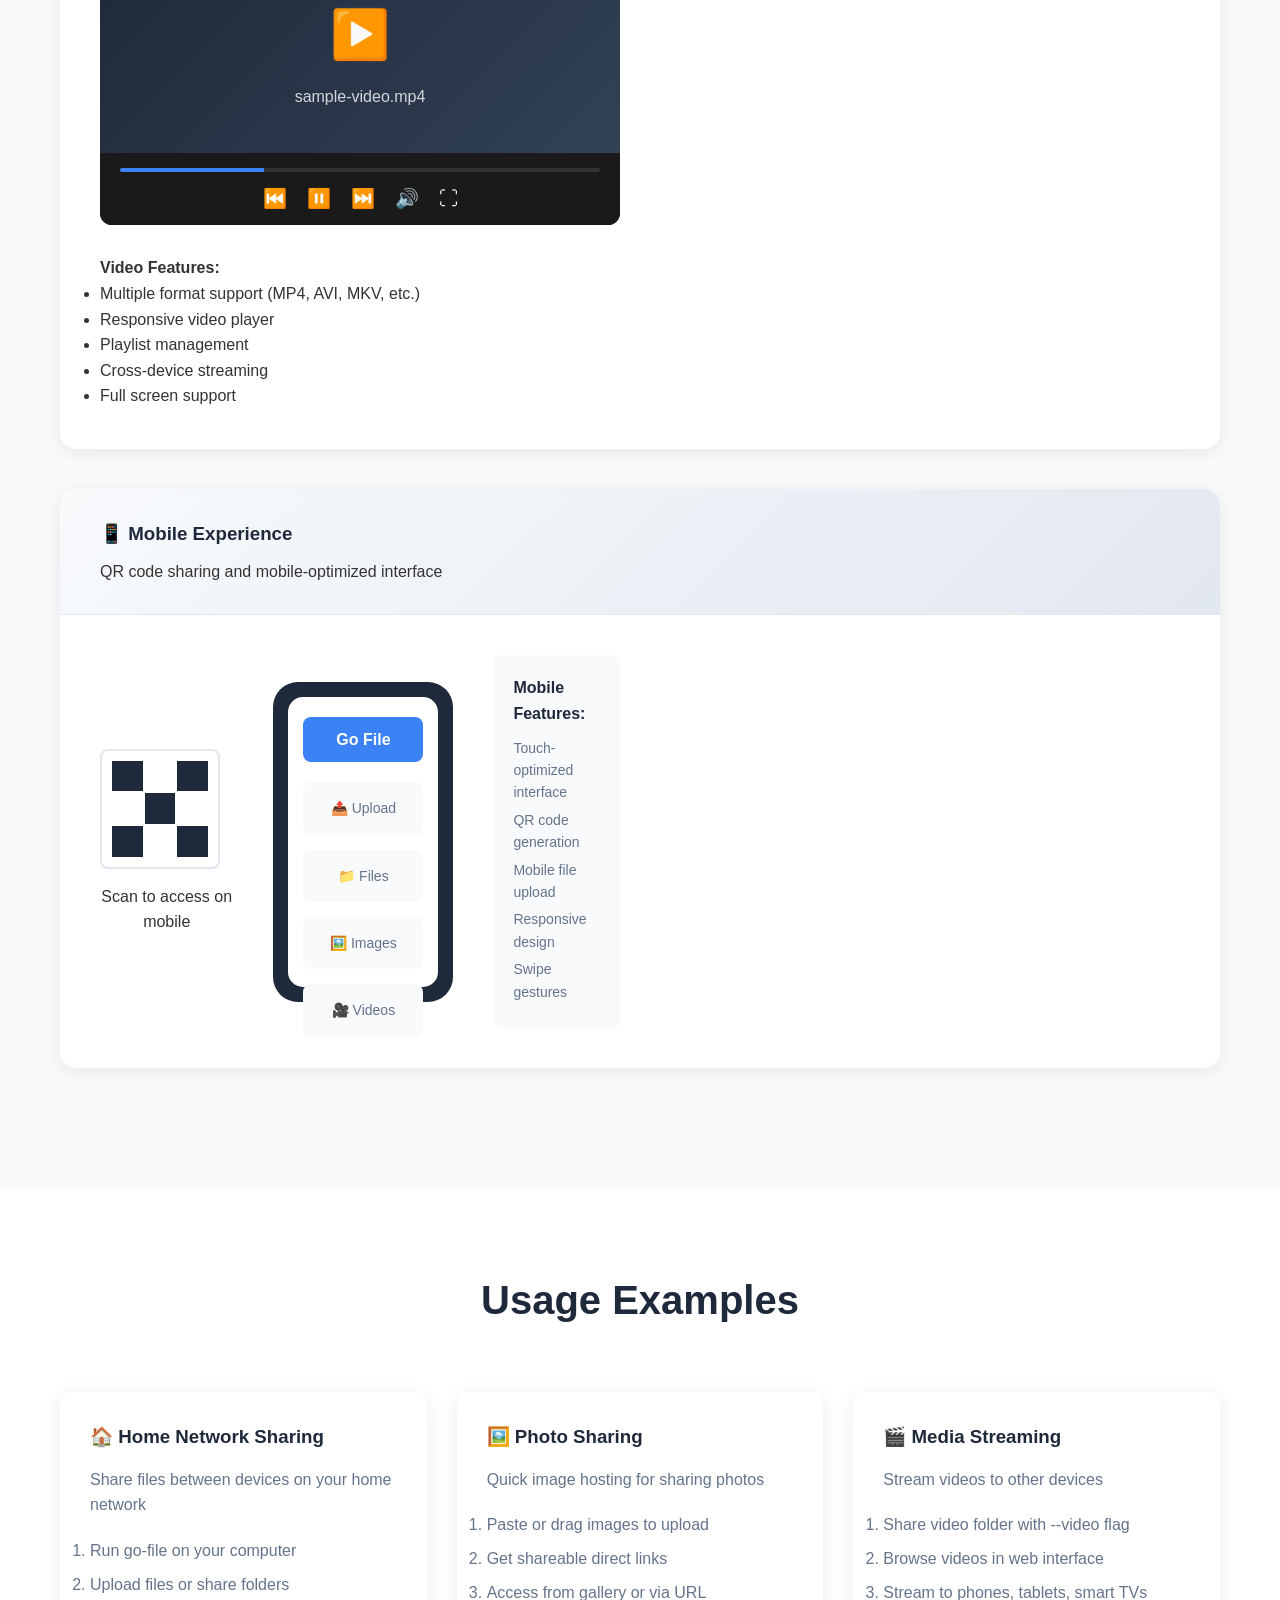
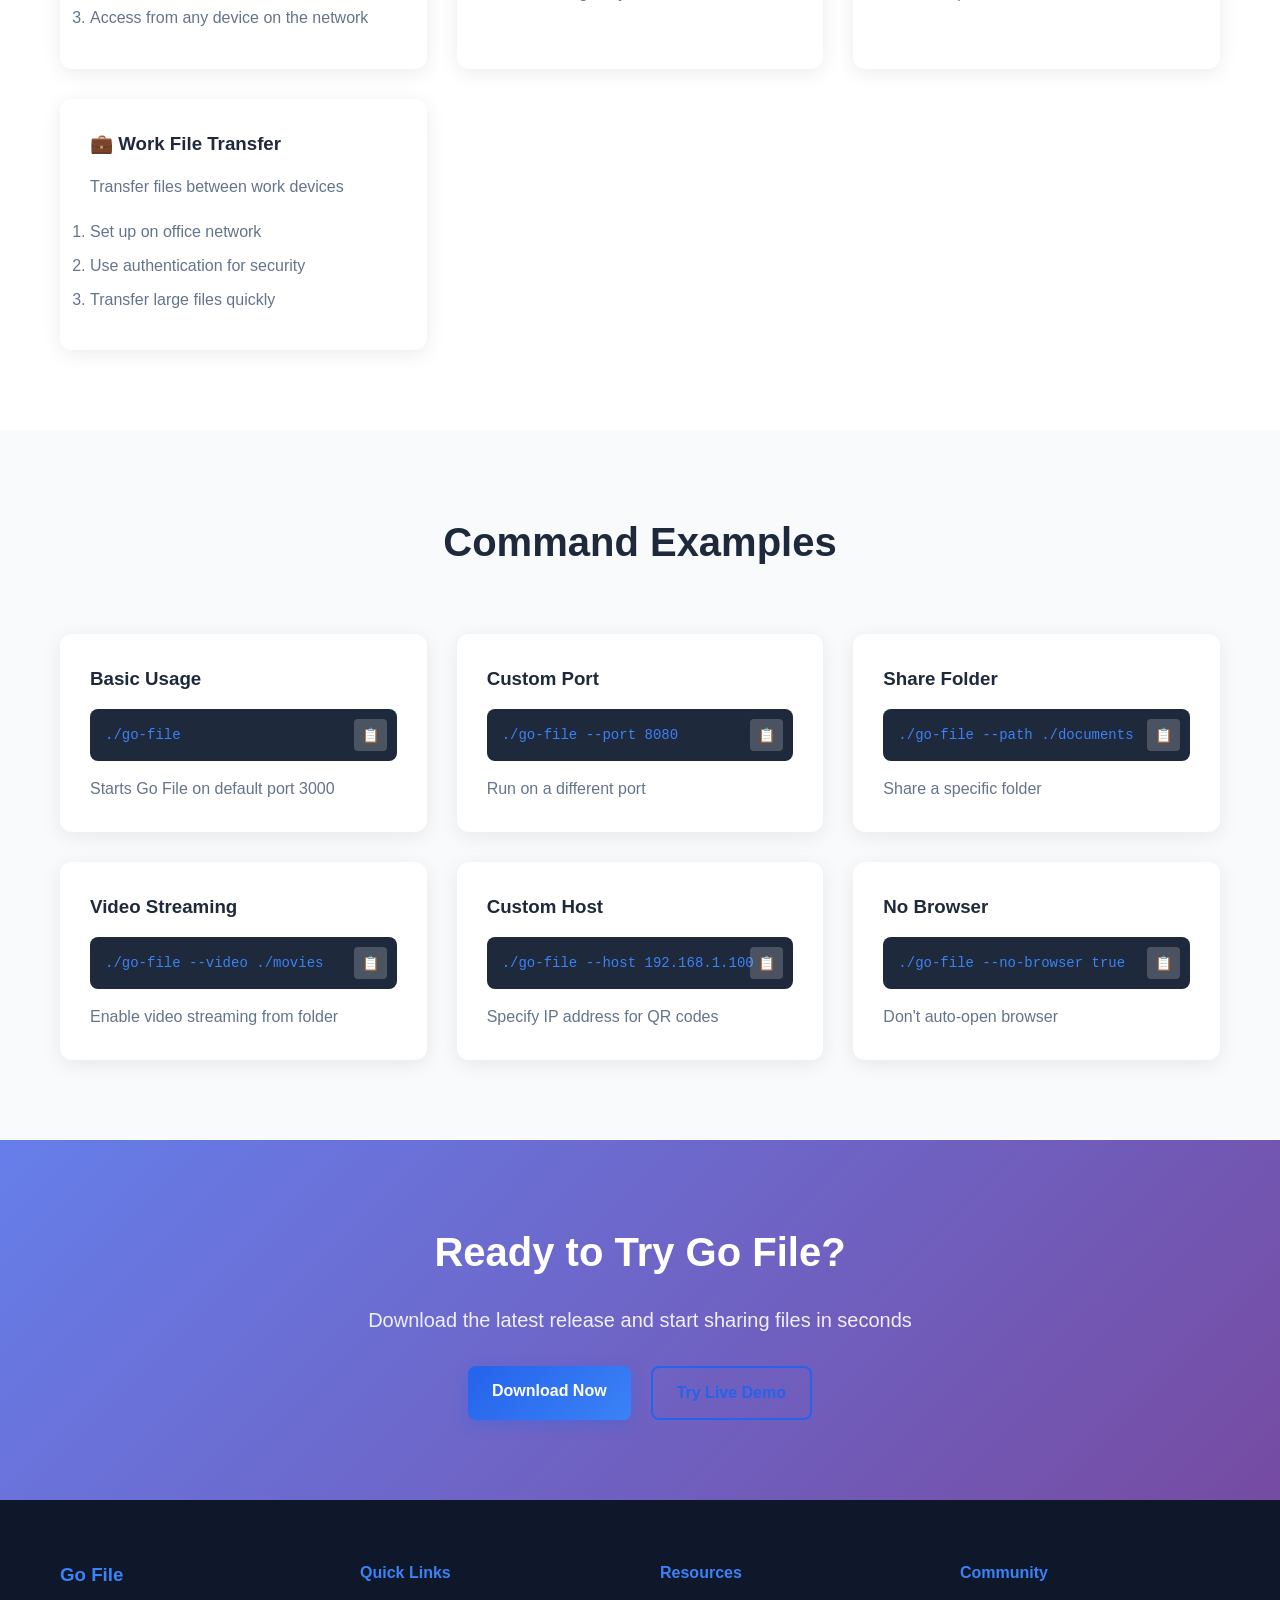
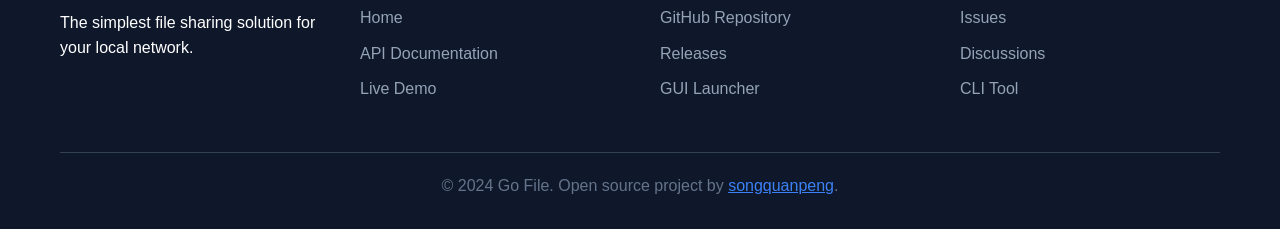
<file: docs/demo.html>
<!DOCTYPE html>
<html lang="en">
<head>
    <meta charset="UTF-8">
    <meta name="viewport" content="width=device-width, initial-scale=1.0">
    <title>Demo - Go File</title>
    <meta name="description" content="Interactive demo showcasing Go File's features: file sharing, image hosting, video playback, and more.">
    <link rel="stylesheet" href="style.css">
    <link rel="icon" type="image/svg+xml" href="data:image/svg+xml,<svg xmlns='http://www.w3.org/2000/svg' viewBox='0 0 100 100'><text y='.9em' font-size='90'>📁</text></svg>">
</head>
<body>
    <nav class="navbar">
        <div class="nav-container">
            <div class="nav-logo">
                <span class="logo-icon">📁</span>
                <span class="logo-text">Go File</span>
            </div>
            <ul class="nav-menu">
                <li><a href="index.html" class="nav-link">Home</a></li>
                <li><a href="demo.html" class="nav-link active">Demo</a></li>
                <li><a href="api.html" class="nav-link">API</a></li>
                <li><a href="https://go-file.onrender.com" class="nav-link live-demo" target="_blank">Live Demo</a></li>
                <li><a href="https://github.com/songquanpeng/go-file" class="nav-link github-link" target="_blank">GitHub</a></li>
            </ul>
            <div class="nav-toggle">
                <span class="bar"></span>
                <span class="bar"></span>
                <span class="bar"></span>
            </div>
        </div>
    </nav>

    <main>
        <!-- Demo Hero Section -->
        <section class="demo-hero">
            <div class="container">
                <h1 class="demo-title">Interactive Demo</h1>
                <p class="demo-subtitle">Explore Go File's capabilities with our interactive demos and live examples</p>
            </div>
        </section>

        <!-- Live Demo Section -->
        <section class="live-demo-showcase">
            <div class="container">
                <div class="demo-card featured">
                    <div class="demo-header">
                        <h2>🌐 Live Demo</h2>
                        <p>Try Go File in a real environment with our hosted demo</p>
                    </div>
                    <div class="demo-content">
                        <div class="demo-info">
                            <h3>Full Featured Demo</h3>
                            <p>Experience all Go File features in our live demo environment:</p>
                            <ul class="feature-list">
                                <li>✅ File upload and download</li>
                                <li>✅ Image hosting and gallery</li>
                                <li>✅ Video streaming</li>
                                <li>✅ Folder sharing</li>
                                <li>✅ Mobile interface</li>
                                <li>✅ QR code sharing</li>
                            </ul>
                            <div class="demo-credentials">
                                <h4>Login Credentials:</h4>
                                <p><strong>Username:</strong> <code>admin</code></p>
                                <p><strong>Password:</strong> <code>123456</code></p>
                            </div>
                            <a href="https://go-file.onrender.com" class="btn btn-primary" target="_blank">
                                Launch Live Demo
                            </a>
                        </div>
                        <div class="demo-preview">
                            <div class="browser-mockup">
                                <div class="browser-bar">
                                    <div class="browser-controls">
                                        <span class="control red"></span>
                                        <span class="control yellow"></span>
                                        <span class="control green"></span>
                                    </div>
                                    <div class="url-bar">go-file.onrender.com</div>
                                </div>
                                <div class="browser-content">
                                    <iframe src="https://go-file.onrender.com" frameborder="0"></iframe>
                                </div>
                            </div>
                        </div>
                    </div>
                </div>
            </div>
        </section>

        <!-- Feature Demos Section -->
        <section class="feature-demos">
            <div class="container">
                <h2 class="section-title">Feature Showcases</h2>
                
                <!-- Upload Demo -->
                <div class="demo-card">
                    <div class="demo-header">
                        <h3>📤 File Upload Demo</h3>
                        <p>See how easy it is to upload files with drag-and-drop support</p>
                    </div>
                    <div class="demo-content">
                        <div class="upload-demo">
                            <div class="upload-area-demo" id="uploadDemo">
                                <div class="upload-icon">📁</div>
                                <div class="upload-text">
                                    <p><strong>Drag files here or click to select</strong></p>
                                    <p class="upload-subtext">Supports multiple files, images, videos, and folders</p>
                                </div>
                                <input type="file" id="fileInput" multiple style="display: none;">
                            </div>
                            <div class="upload-features">
                                <div class="feature-item">
                                    <span class="feature-icon">🖱️</span>
                                    <span>Drag & Drop</span>
                                </div>
                                <div class="feature-item">
                                    <span class="feature-icon">📋</span>
                                    <span>Paste Upload</span>
                                </div>
                                <div class="feature-item">
                                    <span class="feature-icon">📁</span>
                                    <span>Folder Support</span>
                                </div>
                                <div class="feature-item">
                                    <span class="feature-icon">📊</span>
                                    <span>Progress Tracking</span>
                                </div>
                            </div>
                        </div>
                    </div>
                </div>

                <!-- Image Hosting Demo -->
                <div class="demo-card">
                    <div class="demo-header">
                        <h3>🖼️ Image Hosting Demo</h3>
                        <p>Built-in image gallery with direct sharing capabilities</p>
                    </div>
                    <div class="demo-content">
                        <div class="image-gallery-demo">
                            <div class="gallery-grid">
                                <div class="image-item">
                                    <div class="image-placeholder">
                                        <span>🖼️</span>
                                        <p>sample1.jpg</p>
                                    </div>
                                    <div class="image-actions">
                                        <button class="btn-small">View</button>
                                        <button class="btn-small">Share</button>
                                        <button class="btn-small">Download</button>
                                    </div>
                                </div>
                                <div class="image-item">
                                    <div class="image-placeholder">
                                        <span>🎨</span>
                                        <p>artwork.png</p>
                                    </div>
                                    <div class="image-actions">
                                        <button class="btn-small">View</button>
                                        <button class="btn-small">Share</button>
                                        <button class="btn-small">Download</button>
                                    </div>
                                </div>
                                <div class="image-item">
                                    <div class="image-placeholder">
                                        <span>📸</span>
                                        <p>photo.jpeg</p>
                                    </div>
                                    <div class="image-actions">
                                        <button class="btn-small">View</button>
                                        <button class="btn-small">Share</button>
                                        <button class="btn-small">Download</button>
                                    </div>
                                </div>
                            </div>
                            <div class="gallery-features">
                                <h4>Image Hosting Features:</h4>
                                <ul>
                                    <li>Direct paste upload from clipboard</li>
                                    <li>Automatic thumbnail generation</li>
                                    <li>Shareable direct links</li>
                                    <li>Gallery view with metadata</li>
                                    <li>PicGo plugin support</li>
                                </ul>
                            </div>
                        </div>
                    </div>
                </div>

                <!-- Video Playback Demo -->
                <div class="demo-card">
                    <div class="demo-header">
                        <h3>🎥 Video Playback Demo</h3>
                        <p>Stream videos directly in the browser with built-in player</p>
                    </div>
                    <div class="demo-content">
                        <div class="video-demo">
                            <div class="video-player-mock">
                                <div class="video-screen">
                                    <div class="play-button">▶️</div>
                                    <div class="video-title">sample-video.mp4</div>
                                </div>
                                <div class="video-controls">
                                    <div class="progress-bar">
                                        <div class="progress" style="width: 30%"></div>
                                    </div>
                                    <div class="control-buttons">
                                        <button>⏮️</button>
                                        <button>⏸️</button>
                                        <button>⏭️</button>
                                        <button>🔊</button>
                                        <button>⛶</button>
                                    </div>
                                </div>
                            </div>
                            <div class="video-features">
                                <h4>Video Features:</h4>
                                <ul>
                                    <li>Multiple format support (MP4, AVI, MKV, etc.)</li>
                                    <li>Responsive video player</li>
                                    <li>Playlist management</li>
                                    <li>Cross-device streaming</li>
                                    <li>Full screen support</li>
                                </ul>
                            </div>
                        </div>
                    </div>
                </div>

                <!-- Mobile Demo -->
                <div class="demo-card">
                    <div class="demo-header">
                        <h3>📱 Mobile Experience</h3>
                        <p>QR code sharing and mobile-optimized interface</p>
                    </div>
                    <div class="demo-content">
                        <div class="mobile-demo">
                            <div class="qr-demo">
                                <div class="qr-code">
                                    <div class="qr-pattern">
                                        <div class="qr-square"></div>
                                        <div class="qr-square"></div>
                                        <div class="qr-square"></div>
                                        <div class="qr-square"></div>
                                        <div class="qr-square"></div>
                                        <div class="qr-square"></div>
                                        <div class="qr-square"></div>
                                        <div class="qr-square"></div>
                                        <div class="qr-square"></div>
                                    </div>
                                </div>
                                <p>Scan to access on mobile</p>
                            </div>
                            <div class="mobile-mockup">
                                <div class="phone-frame">
                                    <div class="phone-screen">
                                        <div class="mobile-header">Go File</div>
                                        <div class="mobile-content">
                                            <div class="mobile-upload">📤 Upload</div>
                                            <div class="mobile-files">📁 Files</div>
                                            <div class="mobile-images">🖼️ Images</div>
                                            <div class="mobile-videos">🎥 Videos</div>
                                        </div>
                                    </div>
                                </div>
                            </div>
                            <div class="mobile-features">
                                <h4>Mobile Features:</h4>
                                <ul>
                                    <li>Touch-optimized interface</li>
                                    <li>QR code generation</li>
                                    <li>Mobile file upload</li>
                                    <li>Responsive design</li>
                                    <li>Swipe gestures</li>
                                </ul>
                            </div>
                        </div>
                    </div>
                </div>
            </div>
        </section>

        <!-- Usage Examples Section -->
        <section class="usage-examples">
            <div class="container">
                <h2 class="section-title">Usage Examples</h2>
                <div class="examples-grid">
                    <div class="example-card">
                        <h3>🏠 Home Network Sharing</h3>
                        <p>Share files between devices on your home network</p>
                        <div class="example-steps">
                            <ol>
                                <li>Run go-file on your computer</li>
                                <li>Upload files or share folders</li>
                                <li>Access from any device on the network</li>
                            </ol>
                        </div>
                    </div>
                    <div class="example-card">
                        <h3>🖼️ Photo Sharing</h3>
                        <p>Quick image hosting for sharing photos</p>
                        <div class="example-steps">
                            <ol>
                                <li>Paste or drag images to upload</li>
                                <li>Get shareable direct links</li>
                                <li>Access from gallery or via URL</li>
                            </ol>
                        </div>
                    </div>
                    <div class="example-card">
                        <h3>🎬 Media Streaming</h3>
                        <p>Stream videos to other devices</p>
                        <div class="example-steps">
                            <ol>
                                <li>Share video folder with --video flag</li>
                                <li>Browse videos in web interface</li>
                                <li>Stream to phones, tablets, smart TVs</li>
                            </ol>
                        </div>
                    </div>
                    <div class="example-card">
                        <h3>💼 Work File Transfer</h3>
                        <p>Transfer files between work devices</p>
                        <div class="example-steps">
                            <ol>
                                <li>Set up on office network</li>
                                <li>Use authentication for security</li>
                                <li>Transfer large files quickly</li>
                            </ol>
                        </div>
                    </div>
                </div>
            </div>
        </section>

        <!-- Command Examples Section -->
        <section class="command-examples">
            <div class="container">
                <h2 class="section-title">Command Examples</h2>
                <div class="commands-grid">
                    <div class="command-card">
                        <h3>Basic Usage</h3>
                        <div class="command">
                            <code>./go-file</code>
                        </div>
                        <p>Starts Go File on default port 3000</p>
                    </div>
                    <div class="command-card">
                        <h3>Custom Port</h3>
                        <div class="command">
                            <code>./go-file --port 8080</code>
                        </div>
                        <p>Run on a different port</p>
                    </div>
                    <div class="command-card">
                        <h3>Share Folder</h3>
                        <div class="command">
                            <code>./go-file --path ./documents</code>
                        </div>
                        <p>Share a specific folder</p>
                    </div>
                    <div class="command-card">
                        <h3>Video Streaming</h3>
                        <div class="command">
                            <code>./go-file --video ./movies</code>
                        </div>
                        <p>Enable video streaming from folder</p>
                    </div>
                    <div class="command-card">
                        <h3>Custom Host</h3>
                        <div class="command">
                            <code>./go-file --host 192.168.1.100</code>
                        </div>
                        <p>Specify IP address for QR codes</p>
                    </div>
                    <div class="command-card">
                        <h3>No Browser</h3>
                        <div class="command">
                            <code>./go-file --no-browser true</code>
                        </div>
                        <p>Don't auto-open browser</p>
                    </div>
                </div>
            </div>
        </section>

        <!-- Try It Section -->
        <section class="try-it">
            <div class="container">
                <div class="try-it-content">
                    <h2>Ready to Try Go File?</h2>
                    <p>Download the latest release and start sharing files in seconds</p>
                    <div class="try-it-buttons">
                        <a href="https://github.com/songquanpeng/go-file/releases/latest" class="btn btn-primary">
                            Download Now
                        </a>
                        <a href="https://go-file.onrender.com" class="btn btn-secondary" target="_blank">
                            Try Live Demo
                        </a>
                    </div>
                </div>
            </div>
        </section>
    </main>

    <footer class="footer">
        <div class="container">
            <div class="footer-content">
                <div class="footer-section">
                    <h3>Go File</h3>
                    <p>The simplest file sharing solution for your local network.</p>
                </div>
                <div class="footer-section">
                    <h4>Quick Links</h4>
                    <ul>
                        <li><a href="index.html">Home</a></li>
                        <li><a href="api.html">API Documentation</a></li>
                        <li><a href="https://go-file.onrender.com" target="_blank">Live Demo</a></li>
                    </ul>
                </div>
                <div class="footer-section">
                    <h4>Resources</h4>
                    <ul>
                        <li><a href="https://github.com/songquanpeng/go-file" target="_blank">GitHub Repository</a></li>
                        <li><a href="https://github.com/songquanpeng/go-file/releases" target="_blank">Releases</a></li>
                        <li><a href="https://github.com/songquanpeng/gofile-launcher" target="_blank">GUI Launcher</a></li>
                    </ul>
                </div>
                <div class="footer-section">
                    <h4>Community</h4>
                    <ul>
                        <li><a href="https://github.com/songquanpeng/go-file/issues" target="_blank">Issues</a></li>
                        <li><a href="https://github.com/songquanpeng/go-file/discussions" target="_blank">Discussions</a></li>
                        <li><a href="https://github.com/songquanpeng/gofile-cli" target="_blank">CLI Tool</a></li>
                    </ul>
                </div>
            </div>
            <div class="footer-bottom">
                <p>&copy; 2024 Go File. Open source project by <a href="https://github.com/songquanpeng" target="_blank">songquanpeng</a>.</p>
            </div>
        </div>
    </footer>

    <script src="script.js"></script>
</body>
</html>
</file>
<file: docs/style.css>
/* Reset and Base Styles */
* {
    margin: 0;
    padding: 0;
    box-sizing: border-box;
}

body {
    font-family: -apple-system, BlinkMacSystemFont, 'Segoe UI', Roboto, Oxygen, Ubuntu, Cantarell, sans-serif;
    line-height: 1.6;
    color: #333;
    background-color: #ffffff;
}

.container {
    max-width: 1200px;
    margin: 0 auto;
    padding: 0 20px;
}

/* Navigation */
.navbar {
    background: rgba(255, 255, 255, 0.95);
    backdrop-filter: blur(10px);
    box-shadow: 0 2px 20px rgba(0, 0, 0, 0.1);
    position: fixed;
    top: 0;
    left: 0;
    right: 0;
    z-index: 1000;
    transition: all 0.3s ease;
}

.nav-container {
    max-width: 1200px;
    margin: 0 auto;
    padding: 0 20px;
    display: flex;
    justify-content: space-between;
    align-items: center;
    height: 70px;
}

.nav-logo {
    display: flex;
    align-items: center;
    font-size: 1.5rem;
    font-weight: 700;
    color: #2563eb;
    text-decoration: none;
}

.logo-icon {
    font-size: 2rem;
    margin-right: 10px;
}

.nav-menu {
    display: flex;
    list-style: none;
    gap: 30px;
}

.nav-link {
    text-decoration: none;
    color: #64748b;
    font-weight: 500;
    transition: color 0.3s ease;
    position: relative;
}

.nav-link:hover,
.nav-link.active {
    color: #2563eb;
}

.nav-link.active::after {
    content: '';
    position: absolute;
    bottom: -25px;
    left: 0;
    right: 0;
    height: 3px;
    background: #2563eb;
    border-radius: 2px;
}

.live-demo {
    background: linear-gradient(135deg, #2563eb, #3b82f6);
    color: white !important;
    padding: 8px 16px;
    border-radius: 20px;
    font-size: 0.9rem;
}

.github-link {
    background: #24292e;
    color: white !important;
    padding: 8px 16px;
    border-radius: 20px;
    font-size: 0.9rem;
}

.nav-toggle {
    display: none;
    flex-direction: column;
    cursor: pointer;
}

.bar {
    width: 25px;
    height: 3px;
    background: #333;
    margin: 3px 0;
    transition: 0.3s;
}

/* Buttons */
.btn {
    display: inline-block;
    padding: 12px 24px;
    border-radius: 8px;
    text-decoration: none;
    font-weight: 600;
    text-align: center;
    transition: all 0.3s ease;
    border: none;
    cursor: pointer;
    font-size: 1rem;
}

.btn-primary {
    background: linear-gradient(135deg, #2563eb, #3b82f6);
    color: white;
    box-shadow: 0 4px 15px rgba(37, 99, 235, 0.3);
}

.btn-primary:hover {
    transform: translateY(-2px);
    box-shadow: 0 8px 25px rgba(37, 99, 235, 0.4);
}

.btn-secondary {
    background: transparent;
    color: #2563eb;
    border: 2px solid #2563eb;
}

.btn-secondary:hover {
    background: #2563eb;
    color: white;
}

.btn-outline {
    background: transparent;
    color: #64748b;
    border: 2px solid #e2e8f0;
}

.btn-outline:hover {
    background: #f8fafc;
    border-color: #2563eb;
    color: #2563eb;
}

.btn-small {
    padding: 6px 12px;
    font-size: 0.875rem;
    background: #f1f5f9;
    color: #475569;
    border: none;
    border-radius: 4px;
    cursor: pointer;
    transition: all 0.2s ease;
}

.btn-small:hover {
    background: #e2e8f0;
}

/* Hero Section */
.hero {
    background: linear-gradient(135deg, #667eea 0%, #764ba2 100%);
    color: white;
    padding: 140px 0 100px;
    margin-top: 70px;
    position: relative;
    overflow: hidden;
}

.hero::before {
    content: '';
    position: absolute;
    top: 0;
    left: 0;
    right: 0;
    bottom: 0;
    background: url('data:image/svg+xml,<svg width="60" height="60" viewBox="0 0 60 60" xmlns="http://www.w3.org/2000/svg"><g fill="none" fill-rule="evenodd"><g fill="%23ffffff" fill-opacity="0.1"><circle cx="30" cy="30" r="1"/></g></svg>');
}

.hero .container {
    display: grid;
    grid-template-columns: 1fr 1fr;
    gap: 60px;
    align-items: center;
    position: relative;
    z-index: 1;
}

.hero-title {
    font-size: 3.5rem;
    font-weight: 800;
    line-height: 1.1;
    margin-bottom: 20px;
}

.highlight {
    background: linear-gradient(135deg, #fbbf24, #f59e0b);
    -webkit-background-clip: text;
    -webkit-text-fill-color: transparent;
    background-clip: text;
}

.hero-description {
    font-size: 1.25rem;
    margin-bottom: 30px;
    opacity: 0.9;
    line-height: 1.6;
}

.hero-buttons {
    display: flex;
    gap: 20px;
    margin-bottom: 40px;
}

.hero-stats {
    display: flex;
    gap: 40px;
}

.stat {
    text-align: center;
}

.stat-number {
    display: block;
    font-size: 2.5rem;
    font-weight: 800;
    color: #fbbf24;
}

.stat-label {
    font-size: 0.875rem;
    opacity: 0.8;
}

/* Demo Window */
.demo-window {
    background: white;
    border-radius: 12px;
    box-shadow: 0 20px 40px rgba(0, 0, 0, 0.2);
    overflow: hidden;
    transform: perspective(1000px) rotateY(-5deg) rotateX(5deg);
}

.window-header {
    background: #f8fafc;
    padding: 12px 20px;
    display: flex;
    align-items: center;
    border-bottom: 1px solid #e2e8f0;
}

.window-controls {
    display: flex;
    gap: 8px;
    margin-right: 20px;
}

.control {
    width: 12px;
    height: 12px;
    border-radius: 50%;
}

.control.close {
    background: #ef4444;
}

.control.minimize {
    background: #f59e0b;
}

.control.maximize {
    background: #10b981;
}

.window-title {
    color: #64748b;
    font-size: 0.875rem;
}

.window-content {
    padding: 40px;
    text-align: center;
}

.upload-area {
    border: 2px dashed #cbd5e1;
    border-radius: 8px;
    padding: 40px;
    color: #64748b;
}

.upload-icon {
    font-size: 3rem;
    margin-bottom: 10px;
}

.upload-text {
    font-weight: 500;
}

/* Sections */
.section-title {
    text-align: center;
    font-size: 2.5rem;
    font-weight: 700;
    margin-bottom: 60px;
    color: #1e293b;
}

/* Features */
.features {
    padding: 100px 0;
    background: #f8fafc;
}

.features-grid {
    display: grid;
    grid-template-columns: repeat(auto-fit, minmax(350px, 1fr));
    gap: 40px;
}

.feature-card {
    background: white;
    padding: 40px;
    border-radius: 16px;
    box-shadow: 0 4px 20px rgba(0, 0, 0, 0.08);
    text-align: center;
    transition: transform 0.3s ease, box-shadow 0.3s ease;
}

.feature-card:hover {
    transform: translateY(-5px);
    box-shadow: 0 10px 40px rgba(0, 0, 0, 0.15);
}

.feature-icon {
    font-size: 3rem;
    margin-bottom: 20px;
}

.feature-title {
    font-size: 1.5rem;
    font-weight: 700;
    margin-bottom: 15px;
    color: #1e293b;
}

.feature-description {
    color: #64748b;
    line-height: 1.6;
}

/* How It Works */
.how-it-works {
    padding: 100px 0;
}

.steps-container {
    display: grid;
    grid-template-columns: repeat(auto-fit, minmax(300px, 1fr));
    gap: 40px;
}

.step {
    display: flex;
    align-items: flex-start;
    gap: 20px;
}

.step-number {
    width: 50px;
    height: 50px;
    background: linear-gradient(135deg, #2563eb, #3b82f6);
    color: white;
    border-radius: 50%;
    display: flex;
    align-items: center;
    justify-content: center;
    font-size: 1.25rem;
    font-weight: 700;
    flex-shrink: 0;
}

.step-title {
    font-size: 1.25rem;
    font-weight: 700;
    margin-bottom: 10px;
    color: #1e293b;
}

.step-description {
    color: #64748b;
    line-height: 1.6;
}

/* Live Demo Section */
.live-demo-section {
    padding: 100px 0;
    background: linear-gradient(135deg, #f8fafc 0%, #e2e8f0 100%);
}

.demo-content {
    display: grid;
    grid-template-columns: 1fr 1fr;
    gap: 60px;
    align-items: center;
}

.demo-text h2 {
    font-size: 2.5rem;
    font-weight: 700;
    margin-bottom: 20px;
    color: #1e293b;
}

.demo-text p {
    font-size: 1.125rem;
    color: #64748b;
    margin-bottom: 30px;
    line-height: 1.6;
}

.demo-credentials {
    background: white;
    padding: 20px;
    border-radius: 8px;
    margin-bottom: 30px;
    border: 2px solid #e2e8f0;
}

.demo-credentials p {
    margin-bottom: 5px;
    font-size: 0.875rem;
}

.demo-credentials code {
    background: #f1f5f9;
    padding: 2px 6px;
    border-radius: 4px;
    font-family: 'Monaco', 'Courier New', monospace;
    color: #2563eb;
}

.demo-preview {
    position: relative;
}

.browser-frame {
    background: white;
    border-radius: 12px;
    box-shadow: 0 20px 40px rgba(0, 0, 0, 0.15);
    overflow: hidden;
}

.browser-header {
    background: #f8fafc;
    padding: 12px 20px;
    display: flex;
    align-items: center;
    border-bottom: 1px solid #e2e8f0;
}

.browser-controls {
    display: flex;
    gap: 8px;
    margin-right: 20px;
}

.browser-controls .control {
    width: 12px;
    height: 12px;
    border-radius: 50%;
    background: #cbd5e1;
}

.browser-url {
    background: white;
    padding: 8px 12px;
    border-radius: 6px;
    font-size: 0.875rem;
    color: #64748b;
    flex: 1;
}

.browser-content {
    height: 400px;
    position: relative;
}

.browser-content iframe {
    width: 100%;
    height: 100%;
    border: none;
}

/* Installation */
.installation {
    padding: 100px 0;
    background: #1e293b;
    color: white;
}

.installation .section-title {
    color: white;
}

.install-options {
    display: grid;
    grid-template-columns: repeat(auto-fit, minmax(400px, 1fr));
    gap: 40px;
}

.install-option {
    background: rgba(255, 255, 255, 0.05);
    padding: 40px;
    border-radius: 16px;
    border: 1px solid rgba(255, 255, 255, 0.1);
}

.install-option h3 {
    font-size: 1.5rem;
    margin-bottom: 15px;
    color: #3b82f6;
}

.install-option p {
    margin-bottom: 20px;
    opacity: 0.8;
}

.code-block {
    background: rgba(0, 0, 0, 0.3);
    padding: 20px;
    border-radius: 8px;
    margin-bottom: 20px;
    font-family: 'Monaco', 'Courier New', monospace;
    font-size: 0.875rem;
    line-height: 1.5;
}

/* Footer */
.footer {
    background: #0f172a;
    color: white;
    padding: 60px 0 30px;
}

.footer-content {
    display: grid;
    grid-template-columns: repeat(auto-fit, minmax(250px, 1fr));
    gap: 40px;
    margin-bottom: 40px;
}

.footer-section h3,
.footer-section h4 {
    margin-bottom: 20px;
    color: #3b82f6;
}

.footer-section ul {
    list-style: none;
}

.footer-section ul li {
    margin-bottom: 10px;
}

.footer-section a {
    color: #94a3b8;
    text-decoration: none;
    transition: color 0.3s ease;
}

.footer-section a:hover {
    color: #3b82f6;
}

.footer-bottom {
    text-align: center;
    padding-top: 20px;
    border-top: 1px solid #334155;
    color: #64748b;
}

.footer-bottom a {
    color: #3b82f6;
}

/* Demo Page Specific Styles */
.demo-hero {
    background: linear-gradient(135deg, #1e293b 0%, #334155 100%);
    color: white;
    padding: 140px 0 80px;
    margin-top: 70px;
    text-align: center;
}

.demo-title {
    font-size: 3rem;
    font-weight: 800;
    margin-bottom: 20px;
}

.demo-subtitle {
    font-size: 1.25rem;
    opacity: 0.8;
}

.live-demo-showcase {
    padding: 80px 0;
}

.demo-card {
    background: white;
    border-radius: 16px;
    box-shadow: 0 4px 20px rgba(0, 0, 0, 0.08);
    overflow: hidden;
    margin-bottom: 40px;
}

.demo-card.featured {
    border: 2px solid #3b82f6;
}

.demo-header {
    background: linear-gradient(135deg, #f8fafc, #e2e8f0);
    padding: 30px 40px;
    border-bottom: 1px solid #e2e8f0;
}

.demo-header h2,
.demo-header h3 {
    margin-bottom: 10px;
    color: #1e293b;
}

.demo-content {
    padding: 40px;
    display: grid;
    grid-template-columns: 1fr 1fr;
    gap: 40px;
    align-items: center;
}

.feature-list {
    list-style: none;
    margin: 20px 0;
}

.feature-list li {
    margin-bottom: 8px;
    color: #64748b;
}

.upload-area-demo {
    border: 3px dashed #cbd5e1;
    border-radius: 12px;
    padding: 60px 40px;
    text-align: center;
    background: #f8fafc;
    cursor: pointer;
    transition: all 0.3s ease;
}

.upload-area-demo:hover {
    border-color: #3b82f6;
    background: #f1f5f9;
}

.upload-features {
    display: grid;
    grid-template-columns: repeat(2, 1fr);
    gap: 20px;
    margin-top: 30px;
}

.feature-item {
    display: flex;
    align-items: center;
    gap: 10px;
    padding: 15px;
    background: #f8fafc;
    border-radius: 8px;
}

.feature-icon {
    font-size: 1.5rem;
}

.image-gallery-demo {
    max-width: 100%;
}

.gallery-grid {
    display: grid;
    grid-template-columns: repeat(3, 1fr);
    gap: 20px;
    margin-bottom: 30px;
}

.image-item {
    background: #f8fafc;
    border-radius: 8px;
    overflow: hidden;
    border: 1px solid #e2e8f0;
}

.image-placeholder {
    padding: 40px 20px;
    text-align: center;
    background: linear-gradient(135deg, #f1f5f9, #e2e8f0);
}

.image-placeholder span {
    font-size: 2rem;
    display: block;
    margin-bottom: 10px;
}

.image-placeholder p {
    font-size: 0.875rem;
    color: #64748b;
    margin: 0;
}

.image-actions {
    padding: 15px;
    display: flex;
    gap: 8px;
    justify-content: center;
}

.gallery-features {
    background: #f8fafc;
    padding: 20px;
    border-radius: 8px;
}

.gallery-features h4 {
    margin-bottom: 10px;
    color: #1e293b;
}

.gallery-features ul {
    list-style: none;
}

.gallery-features li {
    margin-bottom: 5px;
    color: #64748b;
    font-size: 0.875rem;
}

.video-demo {
    max-width: 100%;
}

.video-player-mock {
    background: #000;
    border-radius: 12px;
    overflow: hidden;
    margin-bottom: 30px;
}

.video-screen {
    background: linear-gradient(135deg, #1e293b, #334155);
    height: 200px;
    display: flex;
    flex-direction: column;
    align-items: center;
    justify-content: center;
    color: white;
    position: relative;
}

.play-button {
    font-size: 3rem;
    margin-bottom: 10px;
    cursor: pointer;
    transition: transform 0.2s ease;
}

.play-button:hover {
    transform: scale(1.1);
}

.video-title {
    font-size: 1rem;
    opacity: 0.8;
}

.video-controls {
    background: #1a1a1a;
    padding: 15px 20px;
}

.progress-bar {
    background: #333;
    height: 4px;
    border-radius: 2px;
    margin-bottom: 15px;
    overflow: hidden;
}

.progress {
    background: #3b82f6;
    height: 100%;
    transition: width 0.3s ease;
}

.control-buttons {
    display: flex;
    justify-content: center;
    gap: 20px;
}

.control-buttons button {
    background: none;
    border: none;
    color: white;
    font-size: 1.2rem;
    cursor: pointer;
    transition: opacity 0.2s ease;
}

.control-buttons button:hover {
    opacity: 0.7;
}

.mobile-demo {
    display: grid;
    grid-template-columns: auto 1fr auto;
    gap: 40px;
    align-items: center;
}

.qr-demo {
    text-align: center;
}

.qr-code {
    width: 120px;
    height: 120px;
    background: white;
    border: 2px solid #e2e8f0;
    border-radius: 8px;
    padding: 10px;
    margin-bottom: 15px;
}

.qr-pattern {
    width: 100%;
    height: 100%;
    display: grid;
    grid-template-columns: repeat(3, 1fr);
    gap: 2px;
}

.qr-square {
    background: #1e293b;
}

.qr-square:nth-child(even) {
    background: transparent;
}

.mobile-mockup {
    text-align: center;
}

.phone-frame {
    width: 180px;
    height: 320px;
    background: #1e293b;
    border-radius: 25px;
    padding: 15px;
    margin: 0 auto;
}

.phone-screen {
    width: 100%;
    height: 100%;
    background: white;
    border-radius: 15px;
    padding: 20px 15px;
    display: flex;
    flex-direction: column;
}

.mobile-header {
    background: #3b82f6;
    color: white;
    padding: 10px;
    text-align: center;
    border-radius: 8px;
    margin-bottom: 20px;
    font-weight: 600;
}

.mobile-content {
    flex: 1;
    display: flex;
    flex-direction: column;
    gap: 15px;
}

.mobile-upload,
.mobile-files,
.mobile-images,
.mobile-videos {
    background: #f8fafc;
    padding: 15px;
    border-radius: 8px;
    text-align: center;
    font-size: 0.875rem;
    color: #64748b;
}

.mobile-features {
    background: #f8fafc;
    padding: 20px;
    border-radius: 8px;
}

.mobile-features h4 {
    margin-bottom: 10px;
    color: #1e293b;
}

.mobile-features ul {
    list-style: none;
}

.mobile-features li {
    margin-bottom: 5px;
    color: #64748b;
    font-size: 0.875rem;
}

.feature-demos {
    padding: 80px 0;
    background: #f8fafc;
}

.usage-examples {
    padding: 80px 0;
}

.examples-grid {
    display: grid;
    grid-template-columns: repeat(auto-fit, minmax(280px, 1fr));
    gap: 30px;
}

.example-card {
    background: white;
    padding: 30px;
    border-radius: 12px;
    box-shadow: 0 4px 20px rgba(0, 0, 0, 0.08);
}

.example-card h3 {
    margin-bottom: 15px;
    color: #1e293b;
}

.example-card p {
    margin-bottom: 20px;
    color: #64748b;
}

.example-steps ol {
    color: #64748b;
}

.example-steps li {
    margin-bottom: 8px;
}

.command-examples {
    padding: 80px 0;
    background: #f8fafc;
}

.commands-grid {
    display: grid;
    grid-template-columns: repeat(auto-fit, minmax(300px, 1fr));
    gap: 30px;
}

.command-card {
    background: white;
    padding: 30px;
    border-radius: 12px;
    box-shadow: 0 4px 20px rgba(0, 0, 0, 0.08);
}

.command-card h3 {
    margin-bottom: 15px;
    color: #1e293b;
}

.command {
    background: #1e293b;
    color: #3b82f6;
    padding: 15px;
    border-radius: 8px;
    font-family: 'Monaco', 'Courier New', monospace;
    margin-bottom: 15px;
    font-size: 0.875rem;
}

.command-card p {
    color: #64748b;
    margin: 0;
}

.try-it {
    padding: 80px 0;
    background: linear-gradient(135deg, #667eea 0%, #764ba2 100%);
    color: white;
    text-align: center;
}

.try-it h2 {
    font-size: 2.5rem;
    margin-bottom: 20px;
}

.try-it p {
    font-size: 1.25rem;
    margin-bottom: 30px;
    opacity: 0.9;
}

.try-it-buttons {
    display: flex;
    justify-content: center;
    gap: 20px;
}

/* API Page Specific Styles */
.api-hero {
    background: linear-gradient(135deg, #1e293b 0%, #334155 100%);
    color: white;
    padding: 140px 0 80px;
    margin-top: 70px;
    text-align: center;
}

.api-title {
    font-size: 3rem;
    font-weight: 800;
    margin-bottom: 20px;
}

.api-subtitle {
    font-size: 1.25rem;
    opacity: 0.8;
}

.api-overview {
    padding: 80px 0;
}

.api-intro {
    text-align: center;
    margin-bottom: 60px;
}

.api-intro h2 {
    font-size: 2.5rem;
    margin-bottom: 20px;
    color: #1e293b;
}

.api-intro p {
    font-size: 1.125rem;
    color: #64748b;
    max-width: 800px;
    margin: 0 auto;
}

.quickstart-steps {
    display: grid;
    grid-template-columns: repeat(auto-fit, minmax(300px, 1fr));
    gap: 30px;
    margin-top: 40px;
}

.api-section {
    padding: 60px 0;
}

.api-section:nth-child(even) {
    background: #f8fafc;
}

.api-card {
    background: white;
    padding: 40px;
    border-radius: 16px;
    box-shadow: 0 4px 20px rgba(0, 0, 0, 0.08);
    margin-bottom: 30px;
}

.api-endpoint {
    display: flex;
    align-items: center;
    gap: 15px;
    margin-bottom: 20px;
    padding: 15px;
    background: #f8fafc;
    border-radius: 8px;
    border-left: 4px solid #3b82f6;
}

.method {
    padding: 6px 12px;
    border-radius: 6px;
    font-weight: 700;
    font-size: 0.875rem;
    color: white;
}

.method.get {
    background: #10b981;
}

.method.post {
    background: #3b82f6;
}

.method.delete {
    background: #ef4444;
}

.url {
    font-family: 'Monaco', 'Courier New', monospace;
    font-size: 1rem;
    color: #1e293b;
    font-weight: 600;
}

.api-card h3 {
    font-size: 1.5rem;
    margin-bottom: 15px;
    color: #1e293b;
}

.api-card p {
    color: #64748b;
    margin-bottom: 20px;
}

.api-params {
    margin: 30px 0;
}

.api-params h4 {
    margin-bottom: 15px;
    color: #1e293b;
}

.params-table {
    width: 100%;
    border-collapse: collapse;
    background: #f8fafc;
    border-radius: 8px;
    overflow: hidden;
}

.params-table th {
    background: #e2e8f0;
    padding: 12px 15px;
    text-align: left;
    font-weight: 600;
    color: #1e293b;
}

.params-table td {
    padding: 12px 15px;
    border-top: 1px solid #e2e8f0;
    color: #64748b;
}

.code-example {
    margin: 30px 0;
}

.code-example h4 {
    margin-bottom: 10px;
    color: #1e293b;
    font-size: 1rem;
}

.code-example pre {
    background: #1e293b;
    color: #e2e8f0;
    padding: 20px;
    border-radius: 8px;
    overflow-x: auto;
    font-family: 'Monaco', 'Courier New', monospace;
    font-size: 0.875rem;
    line-height: 1.5;
}

.code-example code {
    color: #3b82f6;
}

.api-response {
    margin: 30px 0;
}

.api-response h4 {
    margin-bottom: 10px;
    color: #1e293b;
}

.api-response pre {
    background: #0f172a;
    color: #94a3b8;
    padding: 20px;
    border-radius: 8px;
    overflow-x: auto;
    font-family: 'Monaco', 'Courier New', monospace;
    font-size: 0.875rem;
    line-height: 1.5;
}

.api-cards-grid {
    display: grid;
    grid-template-columns: repeat(auto-fit, minmax(350px, 1fr));
    gap: 30px;
}

.integration-grid {
    display: grid;
    grid-template-columns: repeat(auto-fit, minmax(350px, 1fr));
    gap: 30px;
}

.integration-card {
    background: white;
    padding: 30px;
    border-radius: 12px;
    box-shadow: 0 4px 20px rgba(0, 0, 0, 0.08);
}

.integration-card h3 {
    margin-bottom: 15px;
    color: #1e293b;
}

.integration-card p {
    margin-bottom: 20px;
    color: #64748b;
}

.status-table {
    width: 100%;
    border-collapse: collapse;
    background: #f8fafc;
    border-radius: 8px;
    overflow: hidden;
    margin: 20px 0;
}

.status-table th {
    background: #e2e8f0;
    padding: 15px;
    text-align: left;
    font-weight: 600;
    color: #1e293b;
}

.status-table td {
    padding: 15px;
    border-top: 1px solid #e2e8f0;
    color: #64748b;
}

.rate-limit-info {
    display: grid;
    grid-template-columns: repeat(auto-fit, minmax(300px, 1fr));
    gap: 30px;
    margin: 20px 0;
}

.limit-item {
    background: #f8fafc;
    padding: 20px;
    border-radius: 8px;
}

.limit-item h4 {
    margin-bottom: 15px;
    color: #1e293b;
}

.limit-item ul {
    list-style: none;
    margin-bottom: 20px;
}

.limit-item li {
    margin-bottom: 8px;
    color: #64748b;
}

.limit-item pre {
    background: #1e293b;
    color: #e2e8f0;
    padding: 15px;
    border-radius: 6px;
    font-family: 'Monaco', 'Courier New', monospace;
    font-size: 0.875rem;
}

.tools-grid {
    display: grid;
    grid-template-columns: repeat(auto-fit, minmax(300px, 1fr));
    gap: 30px;
}

.tool-card {
    background: white;
    padding: 30px;
    border-radius: 12px;
    box-shadow: 0 4px 20px rgba(0, 0, 0, 0.08);
    text-align: center;
}

.tool-card h3 {
    margin-bottom: 15px;
    color: #1e293b;
}

.tool-card p {
    margin-bottom: 25px;
    color: #64748b;
}

.api-support {
    padding: 80px 0;
    background: linear-gradient(135deg, #667eea 0%, #764ba2 100%);
    color: white;
    text-align: center;
}

.api-support h2 {
    font-size: 2.5rem;
    margin-bottom: 20px;
}

.api-support p {
    font-size: 1.25rem;
    margin-bottom: 30px;
    opacity: 0.9;
}

.support-links {
    display: flex;
    justify-content: center;
    gap: 20px;
}

/* Browser Mockups */
.browser-mockup {
    background: white;
    border-radius: 8px;
    box-shadow: 0 10px 30px rgba(0, 0, 0, 0.15);
    overflow: hidden;
}

.browser-bar {
    background: #f5f5f5;
    padding: 12px 16px;
    display: flex;
    align-items: center;
    border-bottom: 1px solid #e0e0e0;
}

.browser-controls {
    display: flex;
    gap: 8px;
    margin-right: 16px;
}

.browser-controls .control {
    width: 12px;
    height: 12px;
    border-radius: 50%;
}

.browser-controls .red {
    background: #ff5f57;
}

.browser-controls .yellow {
    background: #ffbd2e;
}

.browser-controls .green {
    background: #28ca42;
}

.url-bar {
    background: white;
    padding: 6px 12px;
    border-radius: 4px;
    border: 1px solid #e0e0e0;
    font-size: 0.875rem;
    color: #666;
    flex: 1;
}

.browser-content {
    height: 300px;
    background: #f9f9f9;
    display: flex;
    align-items: center;
    justify-content: center;
}

.browser-content iframe {
    width: 100%;
    height: 100%;
    border: none;
}

/* Responsive Design */
@media (max-width: 768px) {
    .nav-menu {
        position: fixed;
        left: -100%;
        top: 70px;
        flex-direction: column;
        background-color: white;
        width: 100%;
        text-align: center;
        transition: 0.3s;
        box-shadow: 0 10px 27px rgba(0, 0, 0, 0.05);
        padding: 20px 0;
    }

    .nav-menu.active {
        left: 0;
    }

    .nav-toggle {
        display: flex;
    }

    .hero .container {
        grid-template-columns: 1fr;
        text-align: center;
    }

    .hero-title {
        font-size: 2.5rem;
    }

    .hero-buttons {
        flex-direction: column;
        align-items: center;
    }

    .hero-stats {
        justify-content: center;
    }

    .demo-content {
        grid-template-columns: 1fr;
        text-align: center;
    }

    .features-grid {
        grid-template-columns: 1fr;
    }

    .steps-container {
        grid-template-columns: 1fr;
    }

    .install-options {
        grid-template-columns: 1fr;
    }

    .footer-content {
        grid-template-columns: 1fr;
        text-align: center;
    }

    .live-demo-showcase .demo-content {
        grid-template-columns: 1fr;
    }

    .examples-grid {
        grid-template-columns: 1fr;
    }

    .commands-grid {
        grid-template-columns: 1fr;
    }

    .try-it-buttons {
        flex-direction: column;
        align-items: center;
    }

    .api-cards-grid {
        grid-template-columns: 1fr;
    }

    .integration-grid {
        grid-template-columns: 1fr;
    }

    .tools-grid {
        grid-template-columns: 1fr;
    }

    .support-links {
        flex-direction: column;
        align-items: center;
    }

    .mobile-demo {
        grid-template-columns: 1fr;
        text-align: center;
    }

    .gallery-grid {
        grid-template-columns: 1fr;
    }

    .quickstart-steps {
        grid-template-columns: 1fr;
    }

    .rate-limit-info {
        grid-template-columns: 1fr;
    }
}

@media (max-width: 480px) {
    .container {
        padding: 0 15px;
    }

    .hero-title {
        font-size: 2rem;
    }

    .section-title {
        font-size: 2rem;
    }

    .demo-title,
    .api-title {
        font-size: 2rem;
    }

    .feature-card,
    .demo-card,
    .api-card {
        padding: 20px;
    }

    .code-example pre,
    .api-response pre {
        font-size: 0.75rem;
        padding: 15px;
    }
}

/* Animations */
@keyframes fadeInUp {
    from {
        opacity: 0;
        transform: translateY(30px);
    }
    to {
        opacity: 1;
        transform: translateY(0);
    }
}

.feature-card,
.demo-card,
.api-card {
    animation: fadeInUp 0.6s ease forwards;
}

/* Dark mode support */
@media (prefers-color-scheme: dark) {
    /* Add dark mode styles if needed */
}
</file>
